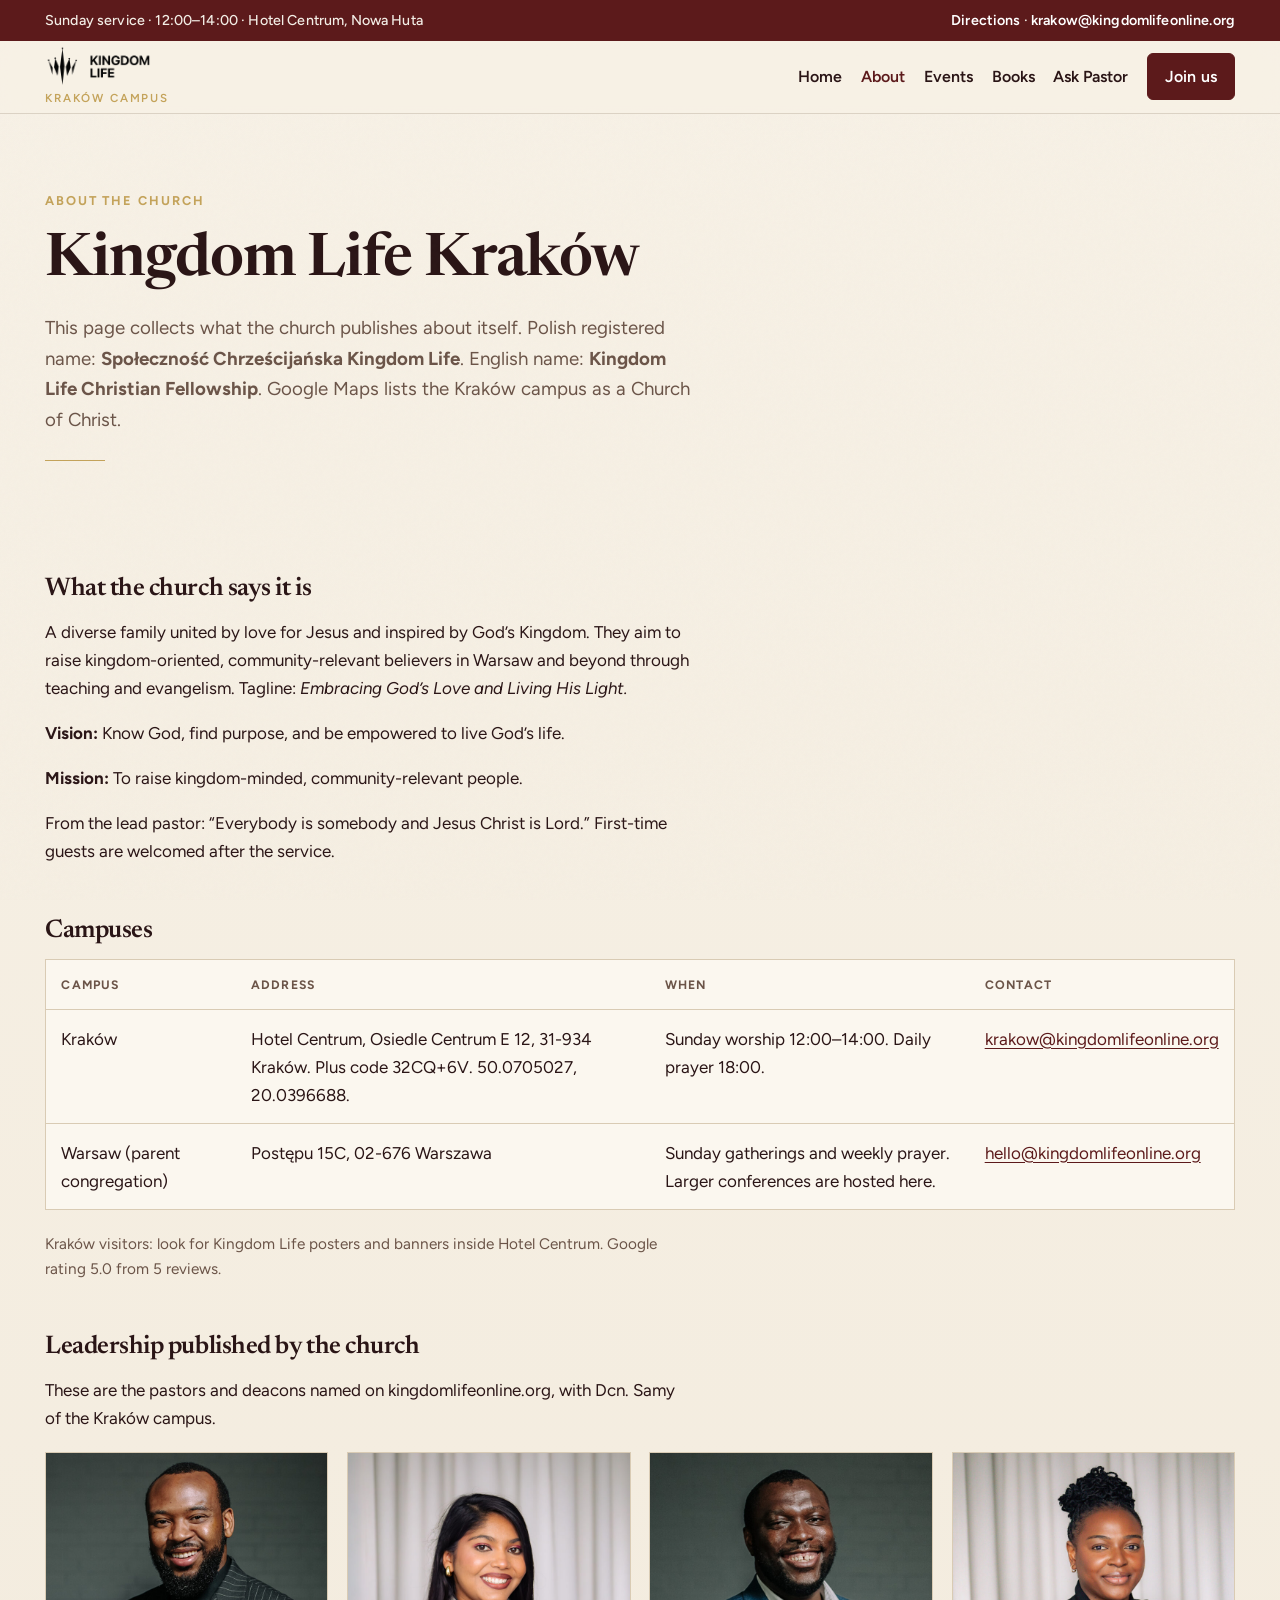
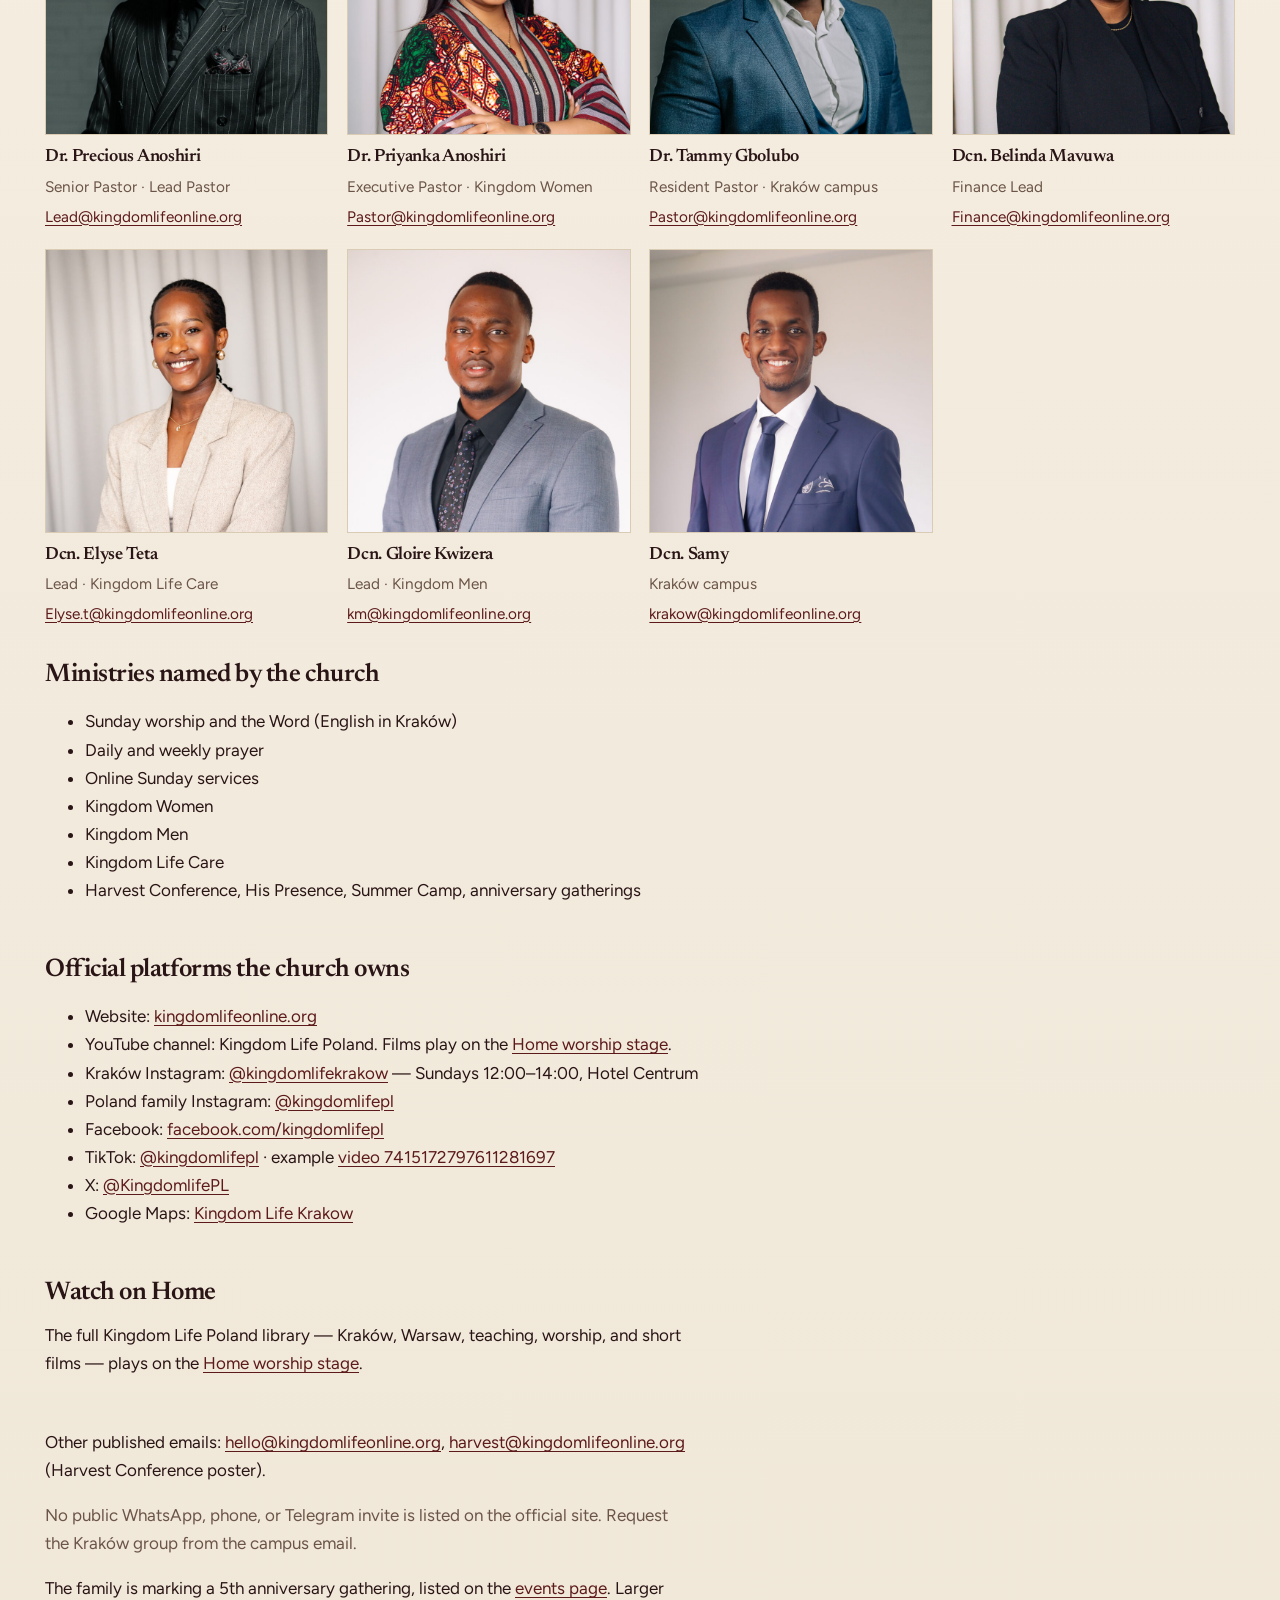
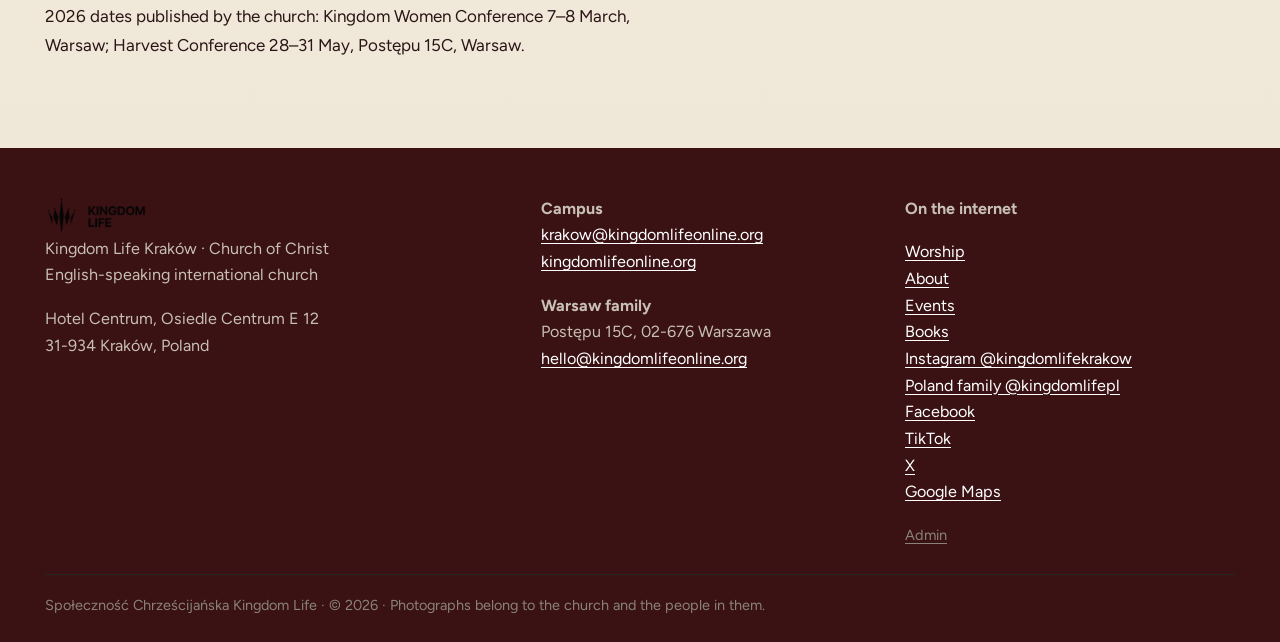
<file: about.html>
<!DOCTYPE html>
<html lang="en">
<head>
  <meta charset="utf-8">
  <meta name="viewport" content="width=device-width, initial-scale=1">
  <title>About Kingdom Life Kraków | English International Church</title>
  <meta name="description" content="Pastors, addresses, Sunday times, ministries, and official pages for Kingdom Life Kraków and Kingdom Life Christian Fellowship.">
  <link rel="canonical" href="https://arnold-rg.github.io/kingdom-life-krakow/about.html">
  <meta name="theme-color" content="#F7F1E6">
  <meta property="og:type" content="website">
  <meta property="og:title" content="About Kingdom Life Kraków">
  <meta property="og:description" content="Pastors, addresses, Sunday times, and ministries of the English-speaking church in Kraków.">
  <meta property="og:url" content="https://arnold-rg.github.io/kingdom-life-krakow/about.html">
  <meta property="og:image" content="https://arnold-rg.github.io/kingdom-life-krakow/assets/pl-raised-hands.jpg">
  <meta property="og:locale" content="en_GB">
  <meta name="twitter:card" content="summary_large_image">
  <meta name="twitter:title" content="About Kingdom Life Kraków">
  <meta name="twitter:description" content="Pastors, addresses, Sunday times, and ministries of the English-speaking church in Kraków.">
  <meta name="twitter:image" content="https://arnold-rg.github.io/kingdom-life-krakow/assets/pl-raised-hands.jpg">
  <link rel="icon" href="assets/favicon.png" type="image/png">
  <link rel="apple-touch-icon" href="assets/favicon.png">
  <link rel="preconnect" href="https://fonts.googleapis.com">
  <link rel="preconnect" href="https://fonts.gstatic.com" crossorigin>
  <link href="https://fonts.googleapis.com/css2?family=Figtree:ital,wght@0,400;0,500;0,600;0,700;1,400&family=Newsreader:ital,opsz,wght@0,6..72,500;0,6..72,600;0,6..72,700;1,6..72,500&display=swap" rel="stylesheet">
  <link rel="stylesheet" href="css/site.css">
  <script>
  document.documentElement.classList.add("js");
</script>
</head>
<body>
  <a class="skip" href="#main">Skip to content</a>
  <div class="topbar"><div class="wrap"><span>Sunday service · 12:00–14:00 · Hotel Centrum, Nowa Huta</span><span><a href="https://www.google.com/maps/dir/?api=1&amp;destination=50.0705027,20.0396688">Directions</a> · <a href="mailto:krakow@kingdomlifeonline.org">krakow@kingdomlifeonline.org</a></span></div></div>
  <header class="site-header">
    <div class="wrap nav-row">
      <a class="logo" href="index.html"><img src="assets/logo-black.png" alt="Kingdom Life" width="1024" height="377"><span class="logo-campus">Kraków campus</span></a>
      <div class="nav-end">
        <span class="nav-here">About</span>
        <button class="menu-btn" type="button" aria-expanded="false" aria-controls="site-nav"><span class="menu-label">Menu</span></button>
        <nav id="site-nav" class="nav-links" aria-label="Main">
          <a href="index.html">Home</a>
          <a href="about.html" aria-current="page">About</a>
          <a href="events.html">Events</a>
          <a href="books.html">Books</a>
          <a href="pastor.html">Ask Pastor</a>
          <a class="nav-join" href="join.html">Join us</a>
        </nav>
      </div>
    </div>
  </header>
  <header class="page-mast">
    <div class="wrap">
      <p class="kicker">About the church</p>
      <h1>Kingdom Life Kraków</h1>
      <p class="lede">This page collects what the church publishes about itself. Polish registered name: <strong>Społeczność Chrześcijańska Kingdom Life</strong>. English name: <strong>Kingdom Life Christian Fellowship</strong>. Google Maps lists the Kraków campus as a Church of Christ.</p>
    </div>
  </header>
  <main id="main" class="section">
    <div class="wrap">
      <h2>What the church says it is</h2>
      <p>A diverse family united by love for Jesus and inspired by God’s Kingdom. They aim to raise kingdom-oriented, community-relevant believers in Warsaw and beyond through teaching and evangelism. Tagline: <em>Embracing God’s Love and Living His Light.</em></p>
      <p><strong>Vision:</strong> Know God, find purpose, and be empowered to live God’s life.</p>
      <p><strong>Mission:</strong> To raise kingdom-minded, community-relevant people.</p>
      <p>From the lead pastor: “Everybody is somebody and Jesus Christ is Lord.” First-time guests are welcomed after the service.</p>

      <h2 class="section-gap">Campuses</h2>
      <p class="small muted table-hint">On a small screen, slide the table sideways.</p>
      <div class="table-scroll" tabindex="0" role="region" aria-label="Campuses">
        <table class="meetings">
          <thead><tr><th scope="col">Campus</th><th scope="col">Address</th><th scope="col">When</th><th scope="col">Contact</th></tr></thead>
          <tbody>
            <tr>
              <td>Kraków</td>
              <td>Hotel Centrum, Osiedle Centrum E 12, 31-934 Kraków. Plus code 32CQ+6V. 50.0705027, 20.0396688.</td>
              <td>Sunday worship 12:00–14:00. Daily prayer 18:00.</td>
              <td><a href="mailto:krakow@kingdomlifeonline.org">krakow@kingdomlifeonline.org</a></td>
            </tr>
            <tr>
              <td>Warsaw (parent congregation)</td>
              <td>Postępu 15C, 02-676 Warszawa</td>
              <td>Sunday gatherings and weekly prayer. Larger conferences are hosted here.</td>
              <td><a href="mailto:hello@kingdomlifeonline.org">hello@kingdomlifeonline.org</a></td>
            </tr>
          </tbody>
        </table>
      </div>
      <p class="small muted">Kraków visitors: look for Kingdom Life posters and banners inside Hotel Centrum. Google rating 5.0 from 5 reviews.</p>

      <h2 class="section-gap">Leadership published by the church</h2>
      <p>These are the pastors and deacons named on kingdomlifeonline.org, with Dcn. Samy of the Kraków campus.</p>
      <div class="team-roster">
        <article class="team-card">
          <div class="team-photo"><img src="assets/pastor-precious.jpg" alt="Dr. Precious Anoshiri" width="768" height="768"></div>
          <h3>Dr. Precious Anoshiri</h3>
          <p class="team-role">Senior Pastor · Lead Pastor</p>
          <p class="team-mail"><a href="mailto:Lead@kingdomlifeonline.org">Lead@kingdomlifeonline.org</a></p>
        </article>
        <article class="team-card">
          <div class="team-photo"><img src="assets/pastor-priyanka.jpg" alt="Dr. Priyanka Anoshiri" width="768" height="768"></div>
          <h3>Dr. Priyanka Anoshiri</h3>
          <p class="team-role">Executive Pastor · Kingdom Women</p>
          <p class="team-mail"><a href="mailto:Pastor@kingdomlifeonline.org">Pastor@kingdomlifeonline.org</a></p>
        </article>
        <article class="team-card">
          <div class="team-photo"><img src="assets/pastor-tammy.jpg" alt="Dr. Tammy Gbolubo" width="768" height="768"></div>
          <h3>Dr. Tammy Gbolubo</h3>
          <p class="team-role">Resident Pastor · Kraków campus</p>
          <p class="team-mail"><a href="mailto:Pastor@kingdomlifeonline.org">Pastor@kingdomlifeonline.org</a></p>
        </article>
        <article class="team-card">
          <div class="team-photo"><img src="assets/dcn-belinda.jpg" alt="Dcn. Belinda Mavuwa" width="768" height="768"></div>
          <h3>Dcn. Belinda Mavuwa</h3>
          <p class="team-role">Finance Lead</p>
          <p class="team-mail"><a href="mailto:Finance@kingdomlifeonline.org">Finance@kingdomlifeonline.org</a></p>
        </article>
        <article class="team-card">
          <div class="team-photo"><img src="assets/dcn-elyse.jpg" alt="Dcn. Elyse Teta" width="768" height="768"></div>
          <h3>Dcn. Elyse Teta</h3>
          <p class="team-role">Lead · Kingdom Life Care</p>
          <p class="team-mail"><a href="mailto:Elyse.t@kingdomlifeonline.org">Elyse.t@kingdomlifeonline.org</a></p>
        </article>
        <article class="team-card">
          <div class="team-photo"><img src="assets/dcn-gloire.jpg" alt="Dcn. Gloire Kwizera" width="768" height="768"></div>
          <h3>Dcn. Gloire Kwizera</h3>
          <p class="team-role">Lead · Kingdom Men</p>
          <p class="team-mail"><a href="mailto:km@kingdomlifeonline.org">km@kingdomlifeonline.org</a></p>
        </article>
        <article class="team-card">
          <div class="team-photo"><img src="assets/dcn-samy.jpg" alt="Dcn. Samy" width="768" height="768"></div>
          <h3>Dcn. Samy</h3>
          <p class="team-role">Kraków campus</p>
          <p class="team-mail"><a href="mailto:krakow@kingdomlifeonline.org">krakow@kingdomlifeonline.org</a></p>
        </article>
      </div>

      <h2>Ministries named by the church</h2>
      <ul>
        <li>Sunday worship and the Word (English in Kraków)</li>
        <li>Daily and weekly prayer</li>
        <li>Online Sunday services</li>
        <li>Kingdom Women</li>
        <li>Kingdom Men</li>
        <li>Kingdom Life Care</li>
        <li>Harvest Conference, His Presence, Summer Camp, anniversary gatherings</li>
      </ul>

      <h2 class="section-gap">Official platforms the church owns</h2>
      <ul>
        <li>Website: <a href="https://kingdomlifeonline.org/">kingdomlifeonline.org</a></li>
        <li>YouTube channel: Kingdom Life Poland. Films play on the <a href="index.html#worship">Home worship stage</a>.</li>
        <li>Kraków Instagram: <a href="https://www.instagram.com/kingdomlifekrakow/">@kingdomlifekrakow</a> — Sundays 12:00–14:00, Hotel Centrum</li>
        <li>Poland family Instagram: <a href="https://www.instagram.com/kingdomlifepl/">@kingdomlifepl</a></li>
        <li>Facebook: <a href="https://www.facebook.com/kingdomlifepl">facebook.com/kingdomlifepl</a></li>
        <li>TikTok: <a href="https://www.tiktok.com/@kingdomlifepl">@kingdomlifepl</a> · example <a href="https://www.tiktok.com/@kingdomlifepl/video/7415172797611281697">video 7415172797611281697</a></li>
        <li>X: <a href="https://twitter.com/KingdomlifePL">@KingdomlifePL</a></li>
        <li>Google Maps: <a href="https://www.google.com/maps/place/Kingdom+Life+Krakow/@50.0705027,20.0396688,17z">Kingdom Life Krakow</a></li>
      </ul>

      <h2 class="section-gap">Watch on Home</h2>
      <p>The full Kingdom Life Poland library — Kraków, Warsaw, teaching, worship, and short films — plays on the <a href="index.html#worship">Home worship stage</a>.</p>

      <p class="section-gap">Other published emails: <a href="mailto:hello@kingdomlifeonline.org">hello@kingdomlifeonline.org</a>, <a href="mailto:harvest@kingdomlifeonline.org">harvest@kingdomlifeonline.org</a> (Harvest Conference poster).</p>
      <p class="muted">No public WhatsApp, phone, or Telegram invite is listed on the official site. Request the Kraków group from the campus email.</p>
      <p>The family is marking a 5th anniversary gathering, listed on the <a href="events.html">events page</a>. Larger 2026 dates published by the church: Kingdom Women Conference 7–8 March, Warsaw; Harvest Conference 28–31 May, Postępu 15C, Warsaw.</p>
    </div>
  </main>
        <footer class="site-footer">
    <div class="wrap foot-grid">
      <div>
        <a class="logo" href="index.html"><img src="assets/logo-black.png" alt="Kingdom Life" width="1024" height="377"></a>
        <p>Kingdom Life Kraków · Church of Christ<br>English-speaking international church</p>
        <address>Hotel Centrum, Osiedle Centrum E 12<br>31-934 Kraków, Poland</address>
      </div>
      <div>
        <p><strong>Campus</strong><br>
        <a href="mailto:krakow@kingdomlifeonline.org">krakow@kingdomlifeonline.org</a><br>
        <a href="https://kingdomlifeonline.org/">kingdomlifeonline.org</a></p>
        <p><strong>Warsaw family</strong><br>Postępu 15C, 02-676 Warszawa<br><a href="mailto:hello@kingdomlifeonline.org">hello@kingdomlifeonline.org</a></p>
      </div>
      <div>
        <p><strong>On the internet</strong></p>
        <p>
          <a href="index.html#worship">Worship</a><br>
          <a href="about.html">About</a><br>
          <a href="events.html">Events</a><br>
          <a href="books.html">Books</a><br>
          <a href="https://www.instagram.com/kingdomlifekrakow/">Instagram @kingdomlifekrakow</a><br>
          <a href="https://www.instagram.com/kingdomlifepl/">Poland family @kingdomlifepl</a><br>
          <a href="https://www.facebook.com/kingdomlifepl">Facebook</a><br>
          <a href="https://www.tiktok.com/@kingdomlifepl">TikTok</a><br>
          <a href="https://twitter.com/KingdomlifePL">X</a><br>
          <a href="https://www.google.com/maps/place/Kingdom+Life+Krakow/@50.0705027,20.0396688,17z">Google Maps</a>
        </p>
        <p class="foot-quiet"><a href="admin.html">Admin</a></p>
      </div>
    </div>
    <div class="wrap legal">Społeczność Chrześcijańska Kingdom Life · © <span data-year></span> · Photographs belong to the church and the people in them.</div>
  </footer>
  <script src="js/site.js"></script>
  <script type="module" src="js/scroll-motion.js"></script>
    <nav class="dock" aria-label="Main">
    <a class="dock-item" href="index.html">Home</a>
    <a class="dock-item" href="about.html" aria-current="page">About</a>
    <a class="dock-item" href="events.html">Events</a>
    <a class="dock-item" href="books.html">Books</a>
    <a class="dock-item" href="pastor.html">Ask Pastor</a>
    <a class="dock-item dock-join" href="join.html">Join us</a>
  </nav>
</body>
</html>
</file>
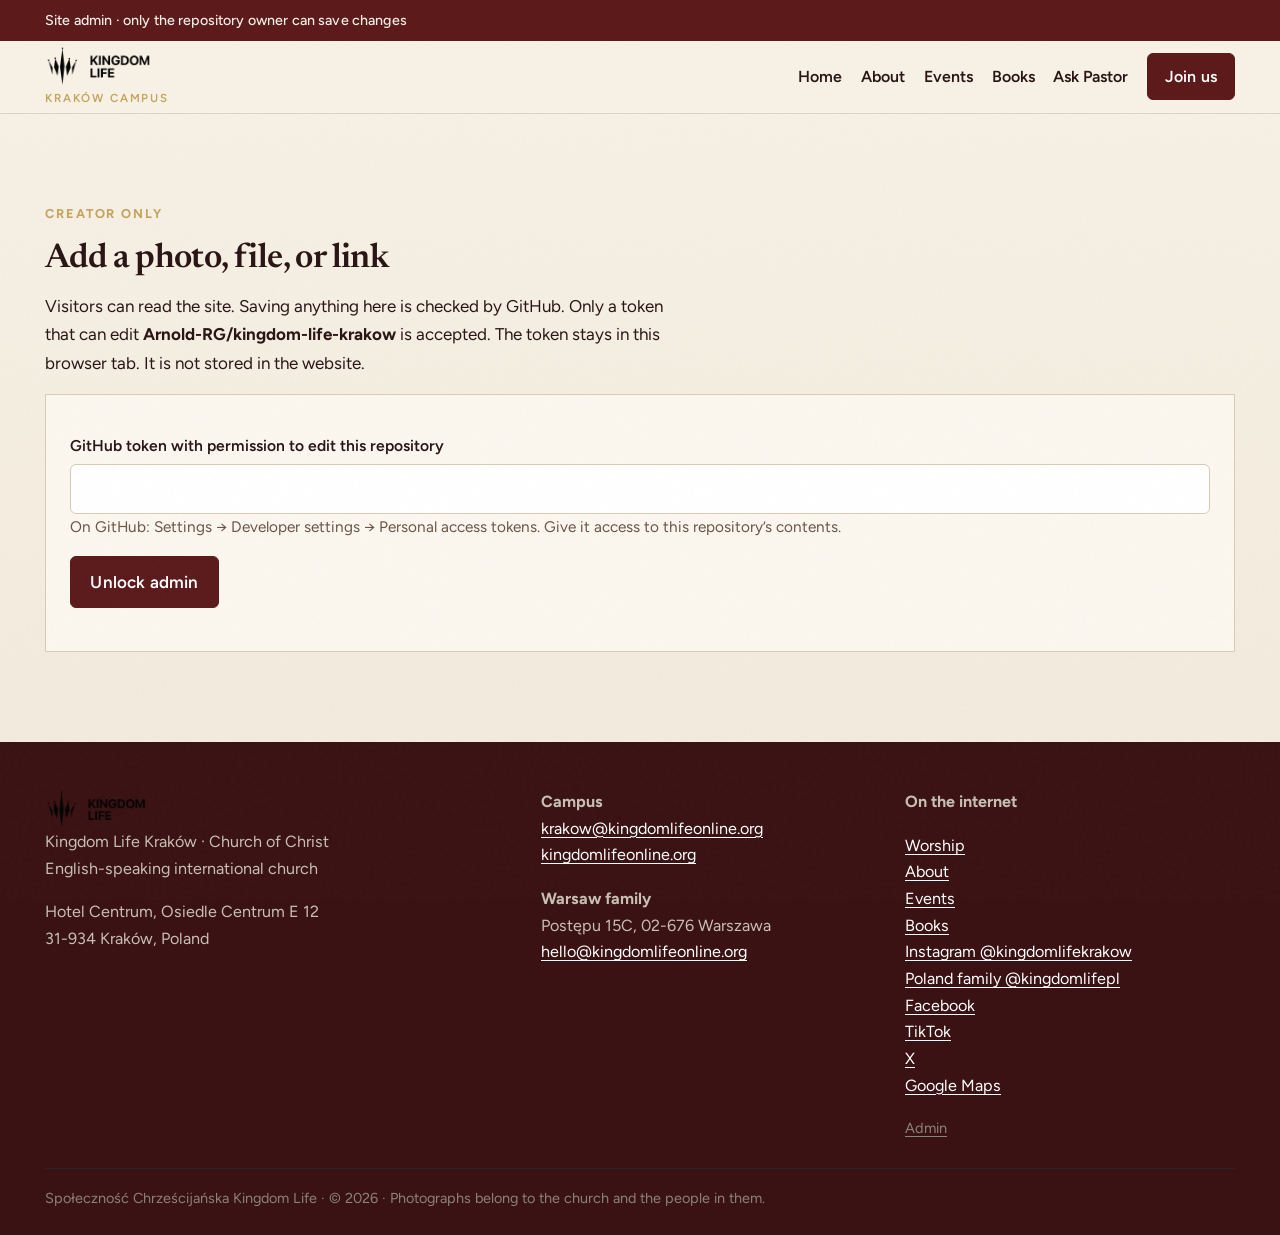
<file: admin.html>
<!DOCTYPE html>
<html lang="en">
<head>
  <meta charset="utf-8">
  <meta name="viewport" content="width=device-width, initial-scale=1">
  <title>Site admin | Kingdom Life Kraków</title>
  <meta name="robots" content="noindex">
  <meta name="theme-color" content="#F7F1E6">
  <link rel="icon" href="assets/favicon.png" type="image/png">
  <link rel="preconnect" href="https://fonts.googleapis.com">
  <link rel="preconnect" href="https://fonts.gstatic.com" crossorigin>
  <link href="https://fonts.googleapis.com/css2?family=Figtree:ital,wght@0,400;0,500;0,600;0,700;1,400&family=Newsreader:ital,opsz,wght@0,6..72,500;0,6..72,600;0,6..72,700;1,6..72,500&display=swap" rel="stylesheet">
  <link rel="stylesheet" href="css/site.css">
  <script>
  document.documentElement.classList.add("js");
</script>
</head>
<body>
  <a class="skip" href="#main">Skip to content</a>
  <div class="topbar"><div class="wrap">Site admin · only the repository owner can save changes</div></div>
  <header class="site-header">
    <div class="wrap nav-row">
      <a class="logo" href="index.html">
        <img src="assets/logo-black.png" alt="Kingdom Life" width="1024" height="377">
        <span class="logo-campus">Kraków campus</span>
      </a>
      <div class="nav-end">
        <span class="nav-here">Admin</span>
        <button class="menu-btn" type="button" aria-expanded="false" aria-controls="site-nav"><span class="menu-label">Menu</span></button>
        <nav id="site-nav" class="nav-links" aria-label="Main">
          <a href="index.html">Home</a>
          <a href="about.html">About</a>
          <a href="events.html">Events</a>
          <a href="books.html">Books</a>
          <a href="pastor.html">Ask Pastor</a>
          <a class="nav-join" href="join.html">Join us</a>
        </nav>
      </div>
    </div>
  </header>
  <main id="main" class="section">
    <div class="wrap">
    <p class="kicker">Creator only</p>
    <h1>Add a photo, file, or link</h1>
    <p>Visitors can read the site. Saving anything here is checked by GitHub. Only a token that can edit <strong>Arnold-RG/kingdom-life-krakow</strong> is accepted. The token stays in this browser tab. It is not stored in the website.</p>

    <form id="gate" class="card">
      <label for="token">GitHub token with permission to edit this repository</label>
      <input id="token" type="password" autocomplete="off" required>
      <p class="small muted">On GitHub: Settings → Developer settings → Personal access tokens. Give it access to this repository’s contents.</p>
      <p><button class="btn" type="submit">Unlock admin</button></p>
      <p id="gate-msg" class="small" role="status"></p>
    </form>

    <div id="tools" hidden>
      <p id="who" class="small muted"></p>
      <div class="grid-2">
        <form id="photo-form" class="card">
          <h2>Photo</h2>
          <label for="photo">Image file</label>
          <input id="photo" type="file" accept="image/*" required>
          <label for="photo-cap">Caption</label>
          <input id="photo-cap" required placeholder="Who is in the photo">
          <p><button class="btn" type="submit">Add to the gallery</button></p>
        </form>
        <form id="link-form" class="card">
          <h2>Link</h2>
          <label for="link-label">Label</label>
          <input id="link-label" required>
          <label for="link-url">Web address</label>
          <input id="link-url" type="url" required placeholder="https://">
          <p><button class="btn" type="submit">Add the link</button></p>
        </form>
        <form id="file-form" class="card">
          <h2>File</h2>
          <label for="file">File</label>
          <input id="file" type="file" required>
          <label for="file-label">Label</label>
          <input id="file-label" required>
          <p><button class="btn" type="submit">Add the file</button></p>
        </form>
      </div>
      <p id="save-msg" class="small" role="status"></p>
    </div>
    </div>
  </main>
  <script src="js/site.js"></script>
  <script type="module" src="js/scroll-motion.js"></script>
  <script>
    var REPO = "Arnold-RG/kingdom-life-krakow";
    var token = "";

    function api(path, options) {
      options = options || {};
      options.headers = options.headers || {};
      options.headers.Authorization = "Bearer " + token;
      options.headers.Accept = "application/vnd.github+json";
      return fetch("https://api.github.com" + path, options).then(function (response) {
        return response.json().then(function (body) {
          if (!response.ok) throw new Error(body.message || "GitHub refused the request");
          return body;
        });
      });
    }

    function safeName(name) {
      return String(name || "file").replace(/[^a-zA-Z0-9._-]+/g, "-").replace(/^-+|-+$/g, "").slice(0, 80) || "file";
    }

    function readFile(file) {
      return new Promise(function (resolve, reject) {
        var reader = new FileReader();
        reader.onload = function () {
          var text = String(reader.result || "");
          var comma = text.indexOf(",");
          resolve(comma >= 0 ? text.slice(comma + 1) : text);
        };
        reader.onerror = function () { reject(new Error("Could not read the file")); };
        reader.readAsDataURL(file);
      });
    }

    function loadAdditions() {
      return api("/repos/" + REPO + "/contents/content/additions.json?ref=main").then(function (file) {
        var binary = atob(file.content.replace(/\n/g, ""));
        var bytes = new Uint8Array(binary.length);
        for (var i = 0; i < binary.length; i++) bytes[i] = binary.charCodeAt(i);
        var json = JSON.parse(new TextDecoder().decode(bytes));
        json.images = json.images || [];
        json.links = json.links || [];
        json.files = json.files || [];
        return { data: json, sha: file.sha };
      });
    }

    function saveAdditions(record, message) {
      return api("/repos/" + REPO + "/contents/content/additions.json", {
        method: "PUT",
        body: JSON.stringify({
          message: message,
          content: btoa(unescape(encodeURIComponent(JSON.stringify(record.data, null, 2) + "\n"))),
          sha: record.sha,
          branch: "main"
        })
      });
    }

    function putFile(path, base64, message) {
      return api("/repos/" + REPO + "/contents/" + path, {
        method: "PUT",
        body: JSON.stringify({
          message: message,
          content: base64,
          branch: "main"
        })
      });
    }

    document.getElementById("gate").addEventListener("submit", function (event) {
      event.preventDefault();
      token = document.getElementById("token").value.trim();
      document.getElementById("token").value = "";
      var msg = document.getElementById("gate-msg");
      msg.textContent = "Checking permission…";
      api("/repos/" + REPO).then(function (repo) {
        if (!repo.permissions || !repo.permissions.push) {
          throw new Error("This token cannot edit the repository.");
        }
        return api("/user");
      }).then(function (user) {
        document.getElementById("tools").hidden = false;
        document.getElementById("who").textContent = "Signed in as " + user.login + ". GitHub confirmed this account can edit the site.";
        msg.textContent = "";
      }).catch(function (error) {
        token = "";
        msg.textContent = error.message;
      });
    });

    document.getElementById("photo-form").addEventListener("submit", function (event) {
      event.preventDefault();
      var input = document.getElementById("photo");
      var file = input.files[0];
      var caption = document.getElementById("photo-cap").value.trim();
      var status = document.getElementById("save-msg");
      if (!file || file.size > 4000000) {
        status.textContent = "Choose an image under 4 MB.";
        return;
      }
      status.textContent = "Saving the photo…";
      var path = "assets/uploads/" + Date.now() + "-" + safeName(file.name);
      readFile(file).then(function (base64) {
        return putFile(path, base64, "Add gallery photo from site admin").then(function () {
          return loadAdditions();
        }).then(function (record) {
          record.data.images.push({ src: path, caption: caption });
          return saveAdditions(record, "List the new gallery photo");
        });
      }).then(function () {
        status.textContent = "The photo is saved. It appears in the gallery after GitHub Pages refreshes.";
        event.target.reset();
      }).catch(function (error) {
        status.textContent = error.message;
      });
    });

    document.getElementById("link-form").addEventListener("submit", function (event) {
      event.preventDefault();
      var status = document.getElementById("save-msg");
      status.textContent = "Saving the link…";
      loadAdditions().then(function (record) {
        record.data.links.push({
          label: document.getElementById("link-label").value.trim(),
          url: document.getElementById("link-url").value.trim()
        });
        return saveAdditions(record, "Add a link from site admin");
      }).then(function () {
        status.textContent = "The link is saved. It appears under the gallery after GitHub Pages refreshes.";
        event.target.reset();
      }).catch(function (error) {
        status.textContent = error.message;
      });
    });

    document.getElementById("file-form").addEventListener("submit", function (event) {
      event.preventDefault();
      var input = document.getElementById("file");
      var file = input.files[0];
      var status = document.getElementById("save-msg");
      if (!file || file.size > 4000000) {
        status.textContent = "Choose a file under 4 MB.";
        return;
      }
      status.textContent = "Saving the file…";
      var path = "assets/uploads/" + Date.now() + "-" + safeName(file.name);
      readFile(file).then(function (base64) {
        return putFile(path, base64, "Add a file from site admin").then(function () {
          return loadAdditions();
        }).then(function (record) {
          record.data.files.push({
            label: document.getElementById("file-label").value.trim(),
            url: path
          });
          return saveAdditions(record, "List the new file");
        });
      }).then(function () {
        status.textContent = "The file is saved. It appears under the gallery after GitHub Pages refreshes.";
        event.target.reset();
      }).catch(function (error) {
        status.textContent = error.message;
      });
    });
  </script>

    <nav class="dock" aria-label="Main">
    <a class="dock-item" href="index.html">Home</a>
    <a class="dock-item" href="about.html">About</a>
    <a class="dock-item" href="events.html">Events</a>
    <a class="dock-item" href="books.html">Books</a>
    <a class="dock-item" href="pastor.html">Ask Pastor</a>
    <a class="dock-item dock-join" href="join.html">Join us</a>
  </nav>

      <footer class="site-footer">
    <div class="wrap foot-grid">
      <div>
        <a class="logo" href="index.html"><img src="assets/logo-black.png" alt="Kingdom Life" width="1024" height="377"></a>
        <p>Kingdom Life Kraków · Church of Christ<br>English-speaking international church</p>
        <address>Hotel Centrum, Osiedle Centrum E 12<br>31-934 Kraków, Poland</address>
      </div>
      <div>
        <p><strong>Campus</strong><br>
        <a href="mailto:krakow@kingdomlifeonline.org">krakow@kingdomlifeonline.org</a><br>
        <a href="https://kingdomlifeonline.org/">kingdomlifeonline.org</a></p>
        <p><strong>Warsaw family</strong><br>Postępu 15C, 02-676 Warszawa<br><a href="mailto:hello@kingdomlifeonline.org">hello@kingdomlifeonline.org</a></p>
      </div>
      <div>
        <p><strong>On the internet</strong></p>
        <p>
          <a href="index.html#worship">Worship</a><br>
          <a href="about.html">About</a><br>
          <a href="events.html">Events</a><br>
          <a href="books.html">Books</a><br>
          <a href="https://www.instagram.com/kingdomlifekrakow/">Instagram @kingdomlifekrakow</a><br>
          <a href="https://www.instagram.com/kingdomlifepl/">Poland family @kingdomlifepl</a><br>
          <a href="https://www.facebook.com/kingdomlifepl">Facebook</a><br>
          <a href="https://www.tiktok.com/@kingdomlifepl">TikTok</a><br>
          <a href="https://twitter.com/KingdomlifePL">X</a><br>
          <a href="https://www.google.com/maps/place/Kingdom+Life+Krakow/@50.0705027,20.0396688,17z">Google Maps</a>
        </p>
        <p class="foot-quiet"><a href="admin.html">Admin</a></p>
      </div>
    </div>
    <div class="wrap legal">Społeczność Chrześcijańska Kingdom Life · © <span data-year></span> · Photographs belong to the church and the people in them.</div>
  </footer>
</body>
</html>
</file>
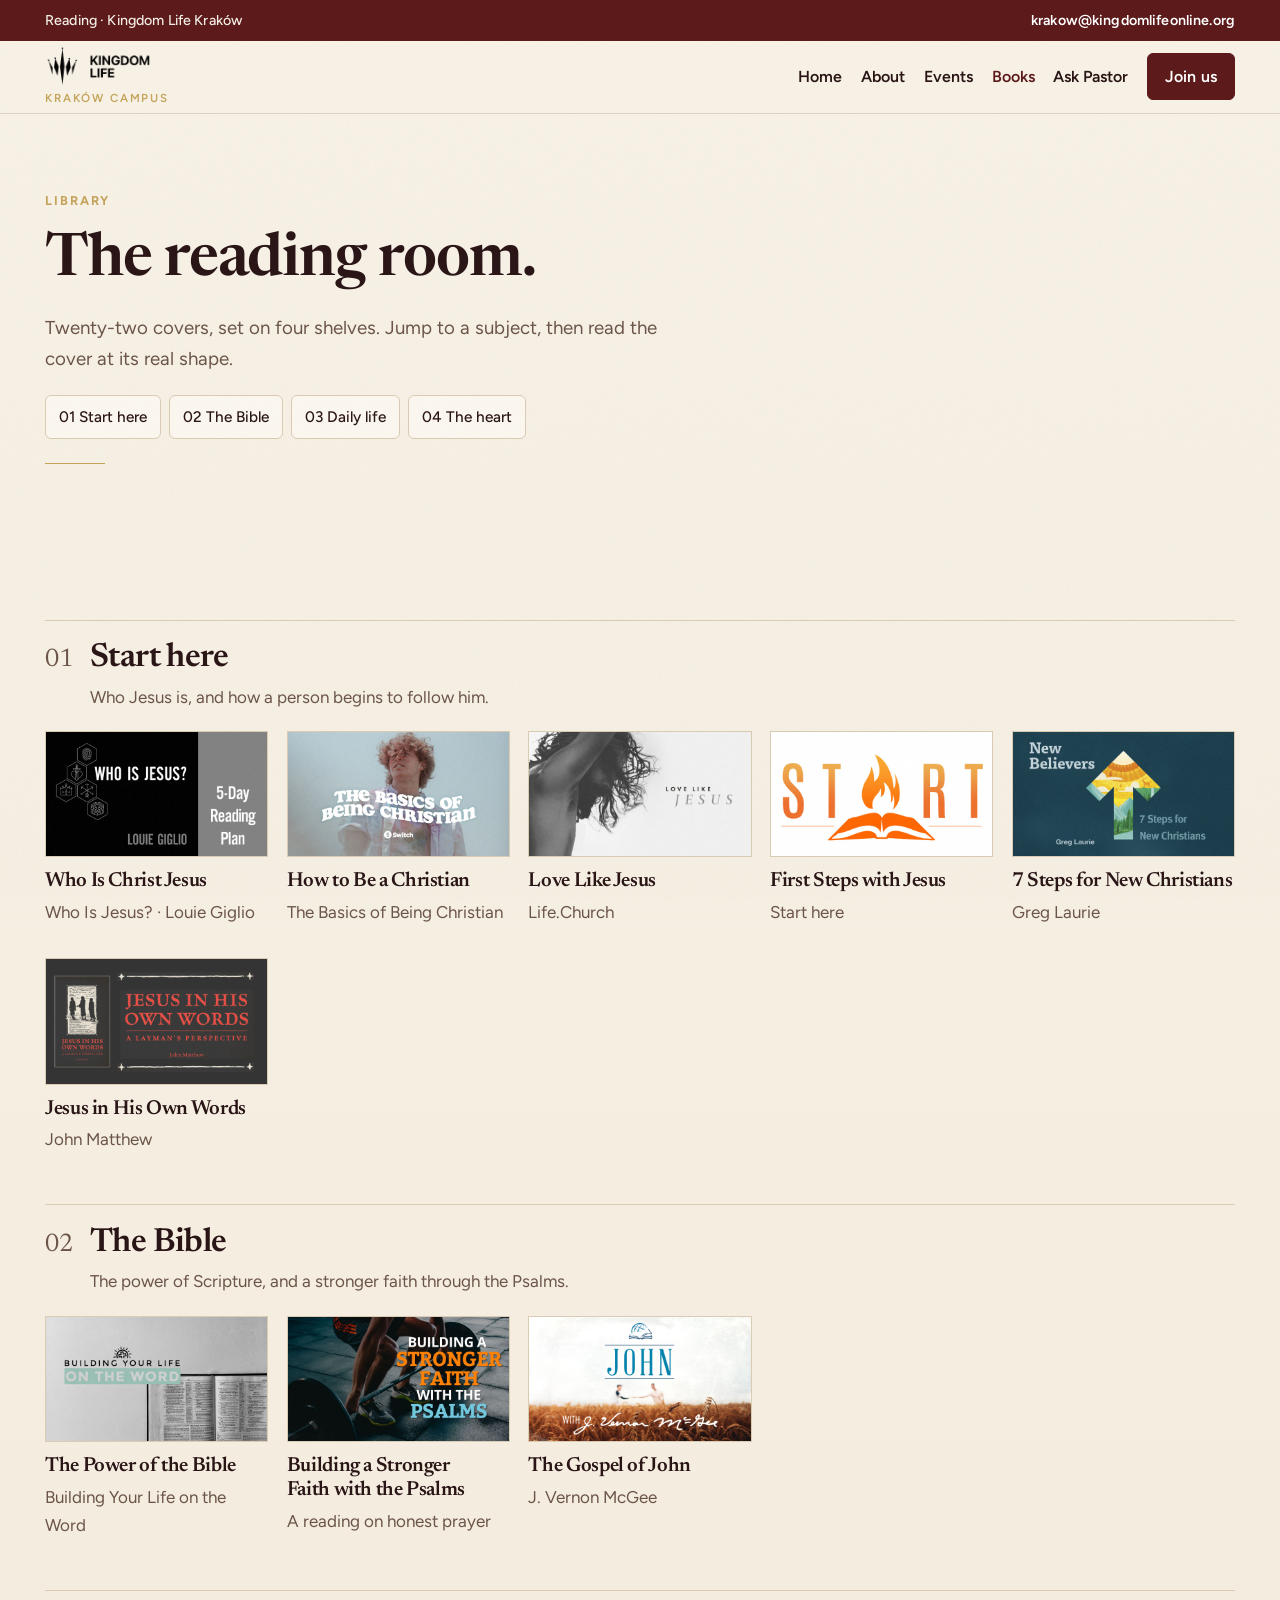
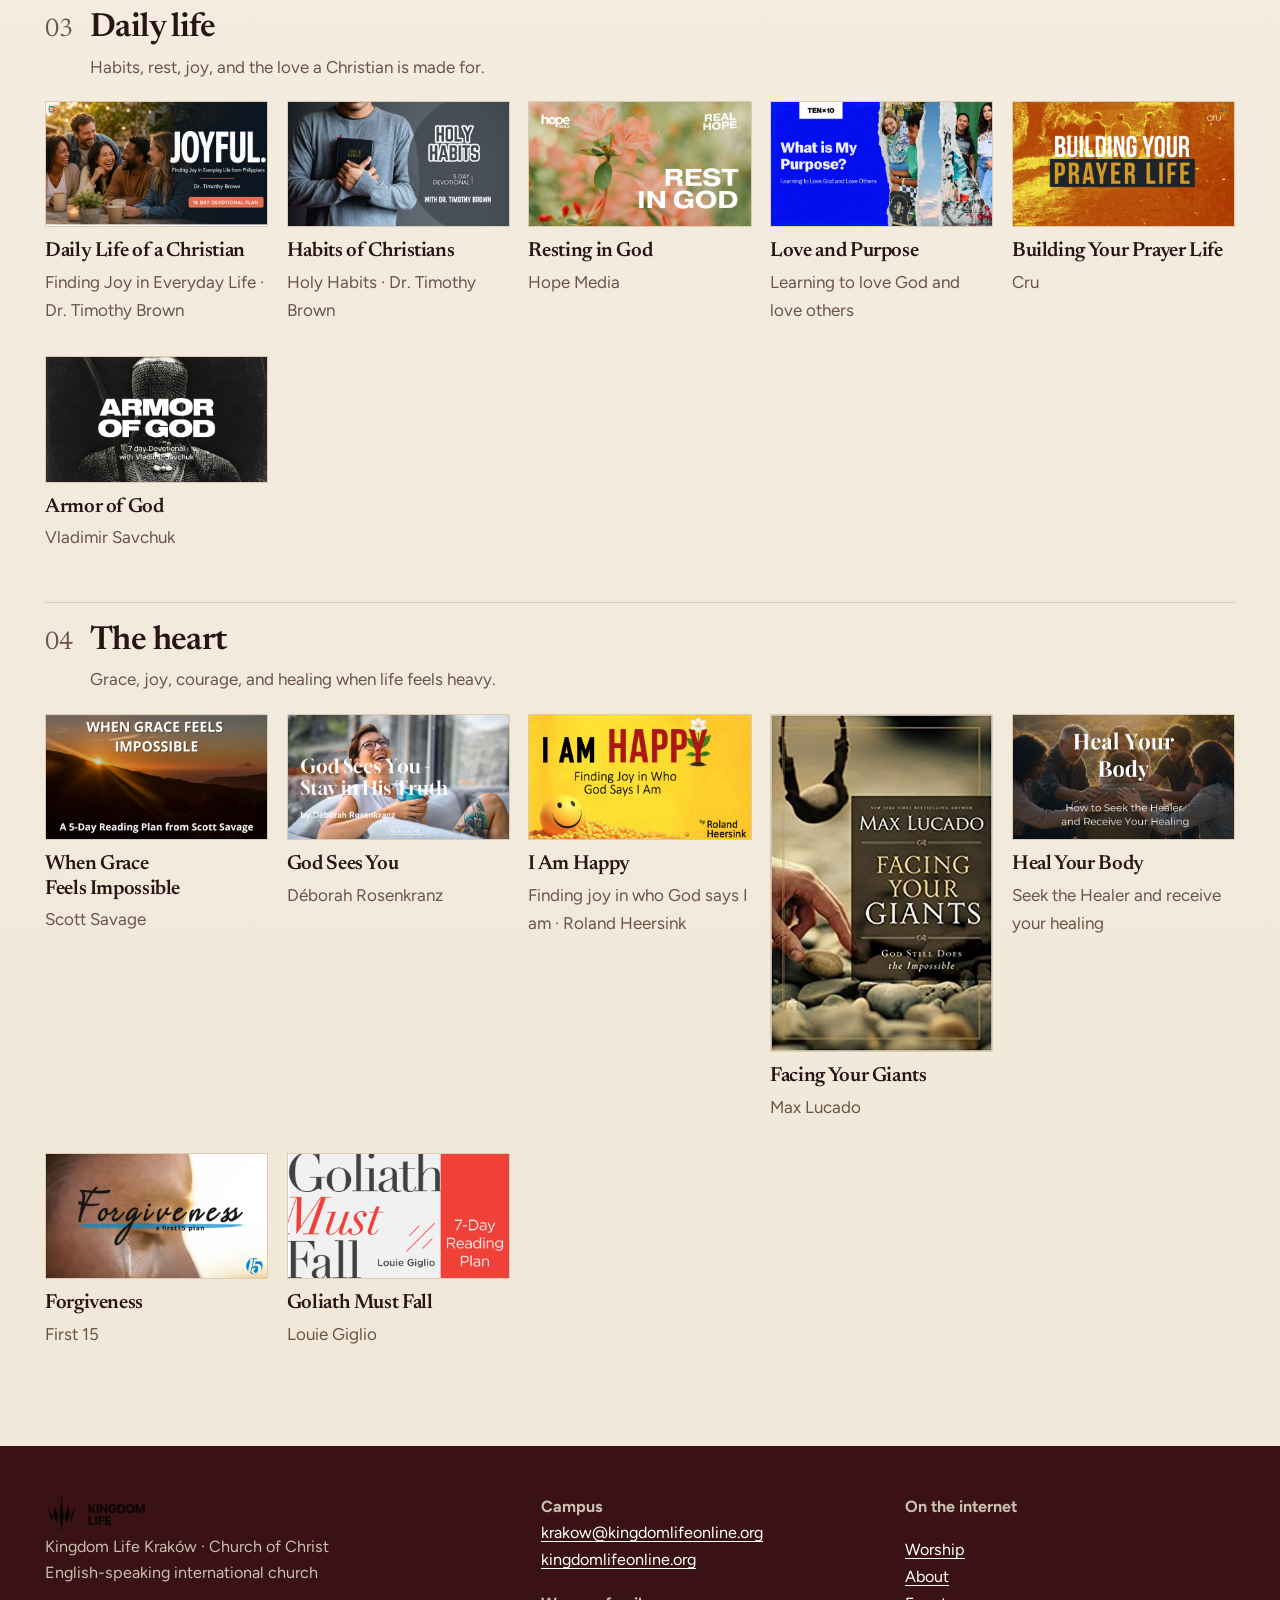
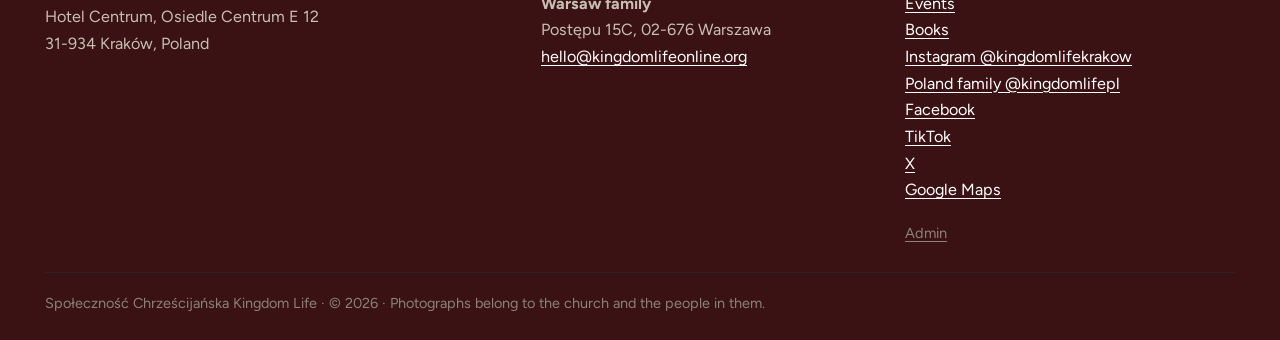
<file: books.html>
<!DOCTYPE html>
<html lang="en">
<head>
  <meta charset="utf-8">
  <meta name="viewport" content="width=device-width, initial-scale=1">
  <title>Reading Room | Kingdom Life Kraków</title>
  <meta name="description" content="Christian readings for Kingdom Life Kraków on Jesus, the Bible, daily life, and the heart. Each cover is shown whole.">
  <link rel="canonical" href="https://arnold-rg.github.io/kingdom-life-krakow/books.html">
  <meta name="theme-color" content="#F7F1E6">
  <meta property="og:type" content="website">
  <meta property="og:title" content="Reading room | Kingdom Life Kraków">
  <meta property="og:description" content="Twenty-two Christian readings, shown at their real cover shape.">
  <meta property="og:url" content="https://arnold-rg.github.io/kingdom-life-krakow/books.html">
  <meta property="og:image" content="https://arnold-rg.github.io/kingdom-life-krakow/assets/pl-raised-hands.jpg">
  <meta property="og:locale" content="en_GB">
  <meta name="twitter:card" content="summary_large_image">
  <meta name="twitter:title" content="Reading room | Kingdom Life Kraków">
  <meta name="twitter:description" content="Twenty-two Christian readings, shown at their real cover shape.">
  <meta name="twitter:image" content="https://arnold-rg.github.io/kingdom-life-krakow/assets/pl-raised-hands.jpg">
  <link rel="icon" href="assets/favicon.png" type="image/png">
  <link rel="apple-touch-icon" href="assets/favicon.png">
  <link rel="preconnect" href="https://fonts.googleapis.com">
  <link rel="preconnect" href="https://fonts.gstatic.com" crossorigin>
  <link href="https://fonts.googleapis.com/css2?family=Figtree:ital,wght@0,400;0,500;0,600;0,700;1,400&family=Newsreader:ital,opsz,wght@0,6..72,500;0,6..72,600;0,6..72,700;1,6..72,500&display=swap" rel="stylesheet">
  <link rel="stylesheet" href="css/site.css">
  <script>
  document.documentElement.classList.add("js");
</script>
</head>
<body>
  <a class="skip" href="#main">Skip to content</a>
  <div class="topbar"><div class="wrap"><span>Reading · Kingdom Life Kraków</span><span><a href="mailto:krakow@kingdomlifeonline.org">krakow@kingdomlifeonline.org</a></span></div></div>
  <header class="site-header">
    <div class="wrap nav-row">
      <a class="logo" href="index.html"><img src="assets/logo-black.png" alt="Kingdom Life" width="1024" height="377"><span class="logo-campus">Kraków campus</span></a>
      <div class="nav-end">
        <span class="nav-here">Books</span>
        <button class="menu-btn" type="button" aria-expanded="false" aria-controls="site-nav"><span class="menu-label">Menu</span></button>
        <nav id="site-nav" class="nav-links" aria-label="Main">
          <a href="index.html">Home</a>
          <a href="about.html">About</a>
          <a href="events.html">Events</a>
          <a href="books.html" aria-current="page">Books</a>
          <a href="pastor.html">Ask Pastor</a>
          <a class="nav-join" href="join.html">Join us</a>
        </nav>
      </div>
    </div>
  </header>
  <header class="page-mast">
    <div class="wrap">
      <p class="kicker">Library</p>
      <h1>The reading room.</h1>
      <p class="lede">Twenty-two covers, set on four shelves. Jump to a subject, then read the cover at its real shape.</p>
      <nav class="library-index" aria-label="Library shelves">
        <a href="#start">01 Start here</a>
        <a href="#scripture">02 The Bible</a>
        <a href="#daily">03 Daily life</a>
        <a href="#heart">04 The heart</a>
      </nav>
    </div>
  </header>
  <main id="main" class="section">
    <div class="wrap">
      <section class="shelf" id="start">
        <header class="shelf-head">
          <p class="shelf-num">01</p>
          <div>
            <h2>Start here</h2>
            <p>Who Jesus is, and how a person begins to follow him.</p>
          </div>
        </header>
        <div class="cover-grid">
          <figure><img src="assets/books/who-is-jesus.jpg" alt="Cover of Who Is Jesus by Louie Giglio" width="1280" height="720"><figcaption><h3>Who Is Christ Jesus</h3><p>Who Is Jesus? · Louie Giglio</p></figcaption></figure>
          <figure><img src="assets/books/how-to-be-christian.jpg" alt="Cover of The Basics of Being Christian" width="1280" height="720"><figcaption><h3>How to Be a Christian</h3><p>The Basics of Being Christian</p></figcaption></figure>
          <figure><img src="assets/books/love-like-jesus.jpg" alt="Cover of Love Like Jesus" width="1280" height="720"><figcaption><h3>Love Like Jesus</h3><p>Life.Church</p></figcaption></figure>
          <figure><img src="assets/books/first-steps.jpg" alt="Cover of Start Here, First Steps with Jesus" width="1280" height="720"><figcaption><h3>First Steps with Jesus</h3><p>Start here</p></figcaption></figure>
          <figure><img src="assets/books/new-believers.jpg" alt="Cover of New Believers: 7 Steps for New Christians by Greg Laurie" width="1280" height="720"><figcaption><h3>7 Steps for New Christians</h3><p>Greg Laurie</p></figcaption></figure>
          <figure><img src="assets/books/jesus-words.jpg" alt="Cover of Jesus in His Own Words by John Matthew" width="1280" height="720"><figcaption><h3>Jesus in His Own Words</h3><p>John Matthew</p></figcaption></figure>
        </div>
      </section>
      <section class="shelf" id="scripture">
        <header class="shelf-head">
          <p class="shelf-num">02</p>
          <div>
            <h2>The Bible</h2>
            <p>The power of Scripture, and a stronger faith through the Psalms.</p>
          </div>
        </header>
        <div class="cover-grid">
          <figure><img src="assets/books/power-of-bible.jpg" alt="Cover of Building Your Life on the Word" width="1280" height="720"><figcaption><h3>The Power of the Bible</h3><p>Building Your Life on the Word</p></figcaption></figure>
          <figure><img src="assets/books/psalms-faith.jpg" alt="Cover of Building a Stronger Faith with the Psalms" width="1280" height="720"><figcaption><h3>Building a Stronger Faith with the Psalms</h3><p>A reading on honest prayer</p></figcaption></figure>
          <figure><img src="assets/books/gospel-john.jpg" alt="Cover of the Gospel of John with J. Vernon McGee" width="1280" height="720"><figcaption><h3>The Gospel of John</h3><p>J. Vernon McGee</p></figcaption></figure>
        </div>
      </section>
      <section class="shelf" id="daily">
        <header class="shelf-head">
          <p class="shelf-num">03</p>
          <div>
            <h2>Daily life</h2>
            <p>Habits, rest, joy, and the love a Christian is made for.</p>
          </div>
        </header>
        <div class="cover-grid">
          <figure><img src="assets/books/daily-life.jpg" alt="Cover of Finding Joy in Everyday Life from Philippians" width="1280" height="720"><figcaption><h3>Daily Life of a Christian</h3><p>Finding Joy in Everyday Life · Dr. Timothy Brown</p></figcaption></figure>
          <figure><img src="assets/books/christian-habits.jpg" alt="Cover of Holy Habits" width="1280" height="720"><figcaption><h3>Habits of Christians</h3><p>Holy Habits · Dr. Timothy Brown</p></figcaption></figure>
          <figure><img src="assets/books/rest-in-god.jpg" alt="Cover of Resting in God" width="1280" height="720"><figcaption><h3>Resting in God</h3><p>Hope Media</p></figcaption></figure>
          <figure><img src="assets/books/love-purpose.jpg" alt="Cover of What Is My Purpose? Learning to Love God and Love Others" width="1280" height="720"><figcaption><h3>Love and Purpose</h3><p>Learning to love God and love others</p></figcaption></figure>
          <figure><img src="assets/books/prayer-life.jpg" alt="Cover of Building Your Prayer Life" width="1280" height="720"><figcaption><h3>Building Your Prayer Life</h3><p>Cru</p></figcaption></figure>
          <figure><img src="assets/books/armor-of-god.jpg" alt="Cover of Armor of God with Vladimir Savchuk" width="1280" height="720"><figcaption><h3>Armor of God</h3><p>Vladimir Savchuk</p></figcaption></figure>
        </div>
      </section>
      <section class="shelf" id="heart">
        <header class="shelf-head">
          <p class="shelf-num">04</p>
          <div>
            <h2>The heart</h2>
            <p>Grace, joy, courage, and healing when life feels heavy.</p>
          </div>
        </header>
        <div class="cover-grid">
          <figure><img src="assets/books/when-grace.jpg" alt="Cover of When Grace Feels Impossible" width="1280" height="720"><figcaption><h3>When Grace Feels Impossible</h3><p>Scott Savage</p></figcaption></figure>
          <figure><img src="assets/books/god-sees-you.jpg" alt="Cover of God Sees You" width="1280" height="720"><figcaption><h3>God Sees You</h3><p>Déborah Rosenkranz</p></figcaption></figure>
          <figure><img src="assets/books/i-am-happy.jpg" alt="Cover of I Am Happy: Finding Joy in Who God Says I Am" width="1280" height="720"><figcaption><h3>I Am Happy</h3><p>Finding joy in who God says I am · Roland Heersink</p></figcaption></figure>
          <figure><img src="assets/books/facing-your-giants.jpg" alt="Cover of Facing Your Giants by Max Lucado" width="328" height="499"><figcaption><h3>Facing Your Giants</h3><p>Max Lucado</p></figcaption></figure>
          <figure><img src="assets/books/heal-body.jpg" alt="Cover of Heal Your Body" width="1280" height="720"><figcaption><h3>Heal Your Body</h3><p>Seek the Healer and receive your healing</p></figcaption></figure>
          <figure><img src="assets/books/forgiveness.jpg" alt="Cover of Forgiveness, a First 15 plan" width="1280" height="720"><figcaption><h3>Forgiveness</h3><p>First 15</p></figcaption></figure>
          <figure><img src="assets/books/goliath.jpg" alt="Cover of Goliath Must Fall by Louie Giglio" width="1280" height="720"><figcaption><h3>Goliath Must Fall</h3><p>Louie Giglio</p></figcaption></figure>
        </div>
      </section>
    </div>
  </main>
        <footer class="site-footer">
    <div class="wrap foot-grid">
      <div>
        <a class="logo" href="index.html"><img src="assets/logo-black.png" alt="Kingdom Life" width="1024" height="377"></a>
        <p>Kingdom Life Kraków · Church of Christ<br>English-speaking international church</p>
        <address>Hotel Centrum, Osiedle Centrum E 12<br>31-934 Kraków, Poland</address>
      </div>
      <div>
        <p><strong>Campus</strong><br>
        <a href="mailto:krakow@kingdomlifeonline.org">krakow@kingdomlifeonline.org</a><br>
        <a href="https://kingdomlifeonline.org/">kingdomlifeonline.org</a></p>
        <p><strong>Warsaw family</strong><br>Postępu 15C, 02-676 Warszawa<br><a href="mailto:hello@kingdomlifeonline.org">hello@kingdomlifeonline.org</a></p>
      </div>
      <div>
        <p><strong>On the internet</strong></p>
        <p>
          <a href="index.html#worship">Worship</a><br>
          <a href="about.html">About</a><br>
          <a href="events.html">Events</a><br>
          <a href="books.html">Books</a><br>
          <a href="https://www.instagram.com/kingdomlifekrakow/">Instagram @kingdomlifekrakow</a><br>
          <a href="https://www.instagram.com/kingdomlifepl/">Poland family @kingdomlifepl</a><br>
          <a href="https://www.facebook.com/kingdomlifepl">Facebook</a><br>
          <a href="https://www.tiktok.com/@kingdomlifepl">TikTok</a><br>
          <a href="https://twitter.com/KingdomlifePL">X</a><br>
          <a href="https://www.google.com/maps/place/Kingdom+Life+Krakow/@50.0705027,20.0396688,17z">Google Maps</a>
        </p>
        <p class="foot-quiet"><a href="admin.html">Admin</a></p>
      </div>
    </div>
    <div class="wrap legal">Społeczność Chrześcijańska Kingdom Life · © <span data-year></span> · Photographs belong to the church and the people in them.</div>
  </footer>
  <script src="js/site.js"></script>
  <script type="module" src="js/scroll-motion.js"></script>
    <nav class="dock" aria-label="Main">
    <a class="dock-item" href="index.html">Home</a>
    <a class="dock-item" href="about.html">About</a>
    <a class="dock-item" href="events.html">Events</a>
    <a class="dock-item" href="books.html" aria-current="page">Books</a>
    <a class="dock-item" href="pastor.html">Ask Pastor</a>
    <a class="dock-item dock-join" href="join.html">Join us</a>
  </nav>
</body>
</html>
</file>
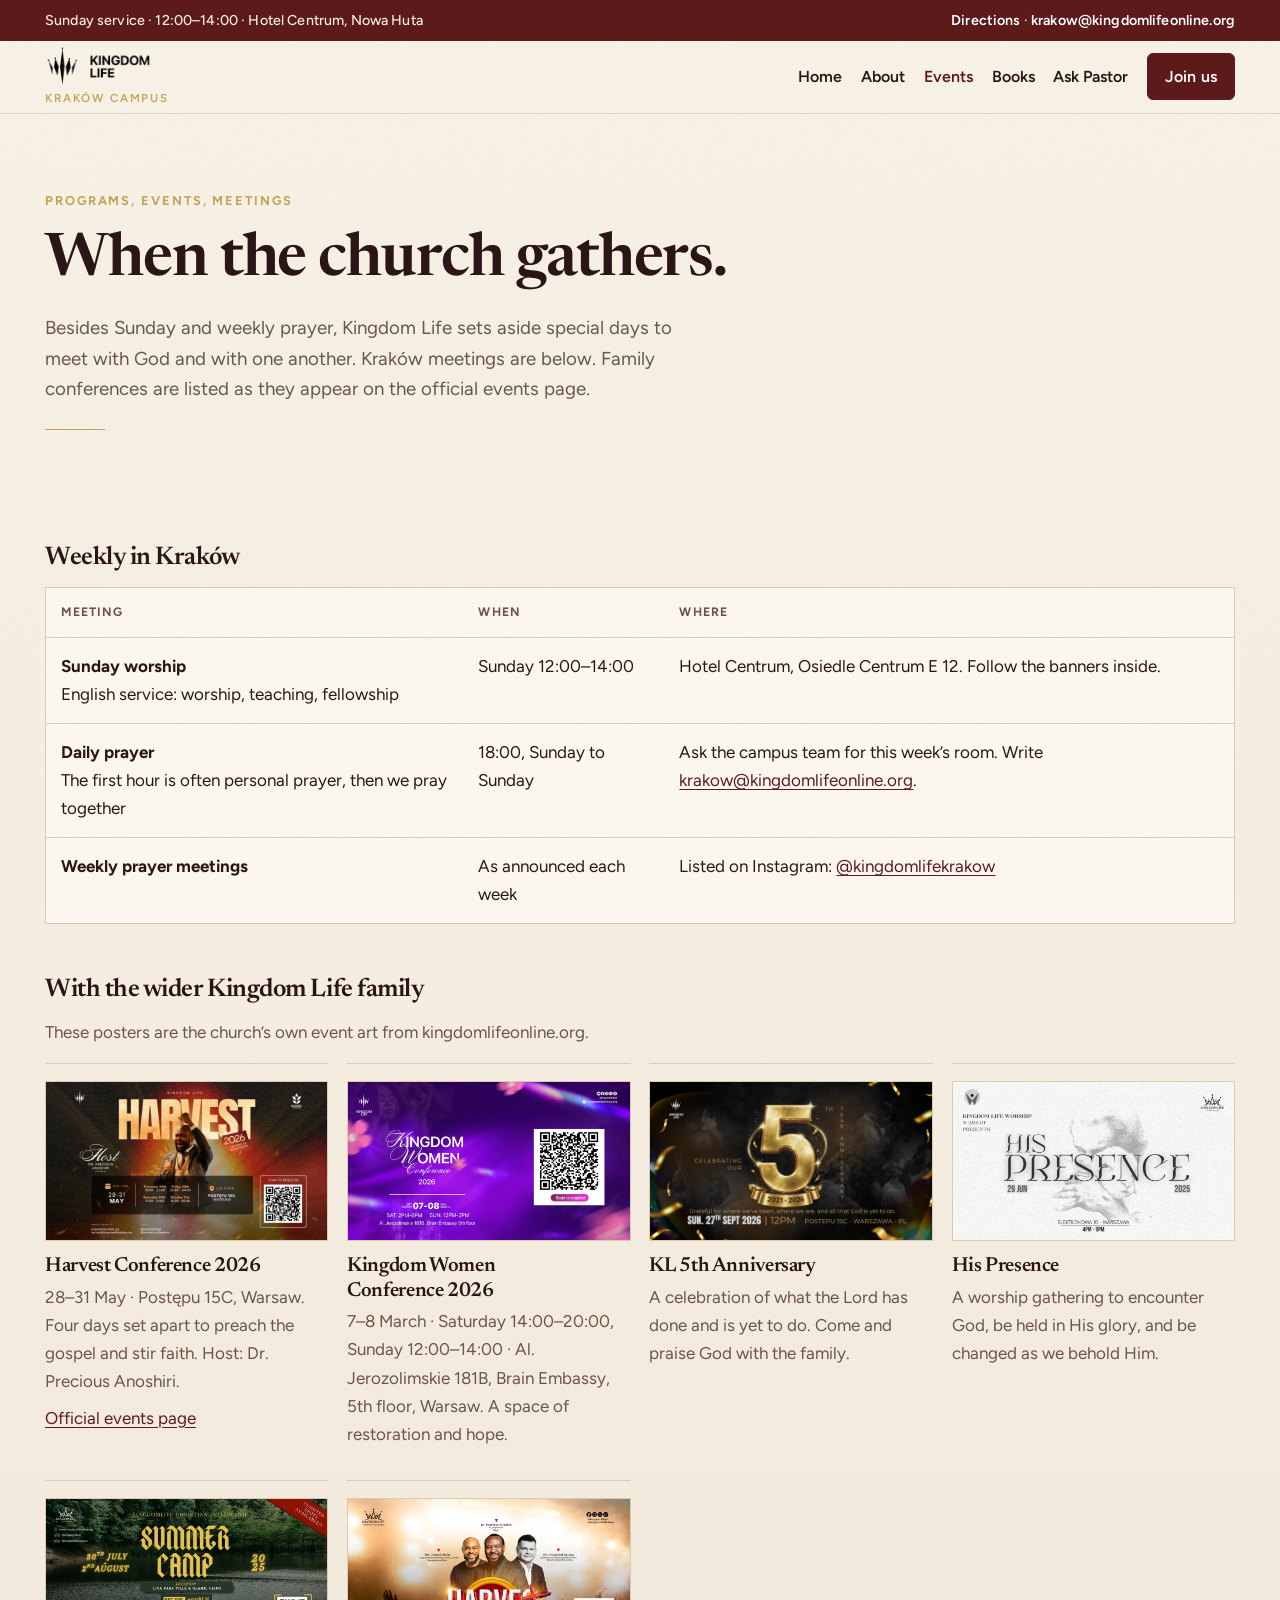
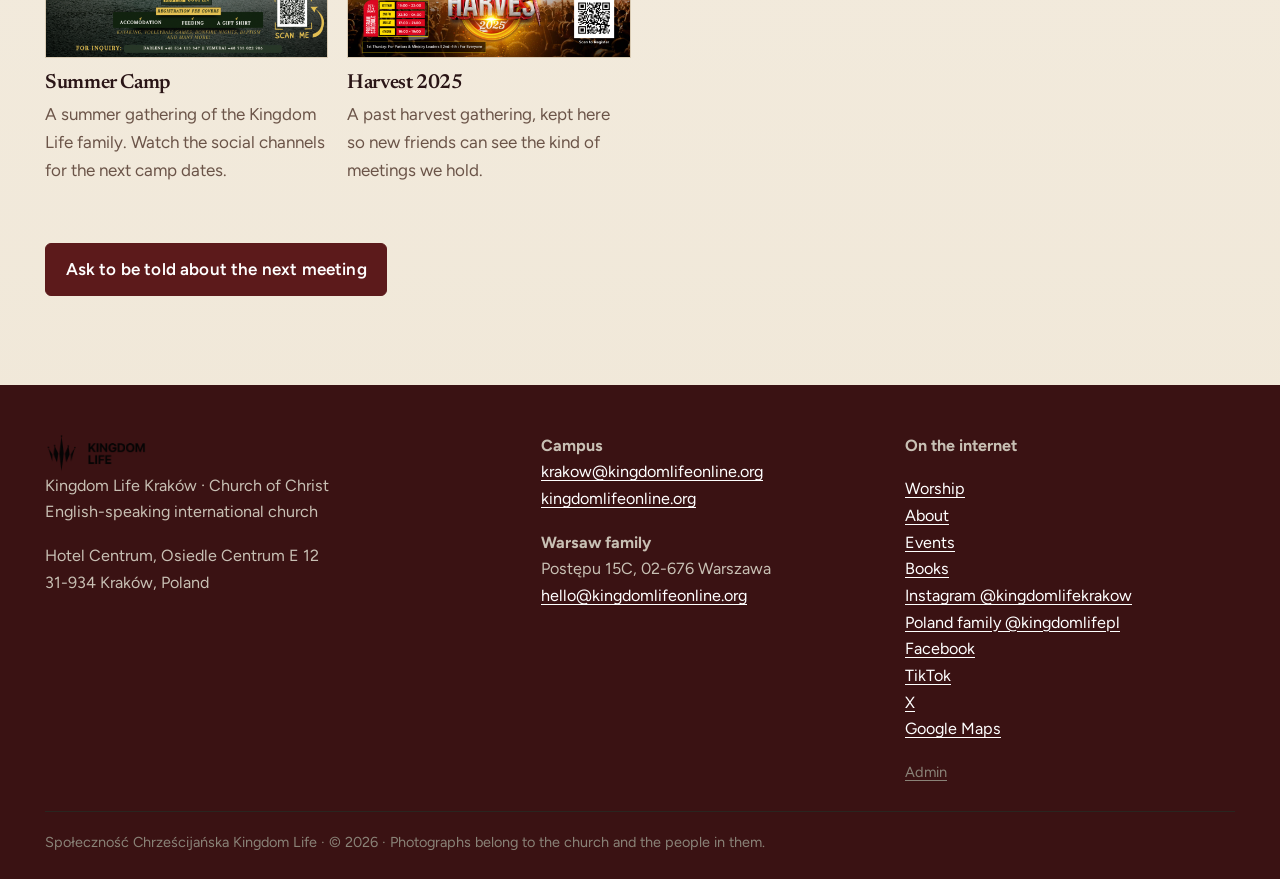
<file: events.html>
<!DOCTYPE html>
<html lang="en">
<head>
  <meta charset="utf-8">
  <meta name="viewport" content="width=device-width, initial-scale=1">
  <title>Church Events and Meetings in Kraków | Kingdom Life Kraków</title>
  <meta name="description" content="Sunday worship, daily prayer, and Kingdom Life events for the English-speaking church in Kraków. Hotel Centrum, Osiedle Centrum E 12.">
  <link rel="canonical" href="https://arnold-rg.github.io/kingdom-life-krakow/events.html">
  <meta name="theme-color" content="#F7F1E6">
  <meta property="og:type" content="website">
  <meta property="og:title" content="Events and meetings | Kingdom Life Kraków">
  <meta property="og:description" content="Sunday worship, daily prayer, and family conferences for the English-speaking church in Kraków.">
  <meta property="og:url" content="https://arnold-rg.github.io/kingdom-life-krakow/events.html">
  <meta property="og:image" content="https://arnold-rg.github.io/kingdom-life-krakow/assets/pl-raised-hands.jpg">
  <meta property="og:locale" content="en_GB">
  <meta name="twitter:card" content="summary_large_image">
  <meta name="twitter:title" content="Events and meetings | Kingdom Life Kraków">
  <meta name="twitter:description" content="Sunday worship, daily prayer, and family conferences for the English-speaking church in Kraków.">
  <meta name="twitter:image" content="https://arnold-rg.github.io/kingdom-life-krakow/assets/pl-raised-hands.jpg">
  <link rel="icon" href="assets/favicon.png" type="image/png">
  <link rel="apple-touch-icon" href="assets/favicon.png">
  <link rel="preconnect" href="https://fonts.googleapis.com">
  <link rel="preconnect" href="https://fonts.gstatic.com" crossorigin>
  <link href="https://fonts.googleapis.com/css2?family=Figtree:ital,wght@0,400;0,500;0,600;0,700;1,400&family=Newsreader:ital,opsz,wght@0,6..72,500;0,6..72,600;0,6..72,700;1,6..72,500&display=swap" rel="stylesheet">
  <link rel="stylesheet" href="css/site.css">
  <script>
  document.documentElement.classList.add("js");
</script>
</head>
<body>
  <a class="skip" href="#main">Skip to content</a>
  <div class="topbar"><div class="wrap"><span>Sunday service · 12:00–14:00 · Hotel Centrum, Nowa Huta</span><span><a href="https://www.google.com/maps/dir/?api=1&amp;destination=50.0705027,20.0396688">Directions</a> · <a href="mailto:krakow@kingdomlifeonline.org">krakow@kingdomlifeonline.org</a></span></div></div>
  <header class="site-header">
    <div class="wrap nav-row">
      <a class="logo" href="index.html"><img src="assets/logo-black.png" alt="Kingdom Life" width="1024" height="377"><span class="logo-campus">Kraków campus</span></a>
      <div class="nav-end">
        <span class="nav-here">Events</span>
        <button class="menu-btn" type="button" aria-expanded="false" aria-controls="site-nav"><span class="menu-label">Menu</span></button>
        <nav id="site-nav" class="nav-links" aria-label="Main">
          <a href="index.html">Home</a>
          <a href="about.html">About</a>
          <a href="events.html" aria-current="page">Events</a>
          <a href="books.html">Books</a>
          <a href="pastor.html">Ask Pastor</a>
          <a class="nav-join" href="join.html">Join us</a>
        </nav>
      </div>
    </div>
  </header>
  <header class="page-mast">
    <div class="wrap">
      <p class="kicker">Programs, events, meetings</p>
      <h1>When the church gathers.</h1>
      <p class="lede">Besides Sunday and weekly prayer, Kingdom Life sets aside special days to meet with God and with one another. Kraków meetings are below. Family conferences are listed as they appear on the official events page.</p>
    </div>
  </header>
  <main id="main" class="section">
    <div class="wrap">
      <h2>Weekly in Kraków</h2>
      <p class="small muted table-hint">On a small screen, slide the table sideways.</p>
      <div class="table-scroll" tabindex="0" role="region" aria-label="Weekly meetings">
        <table class="meetings">
          <thead><tr><th scope="col">Meeting</th><th scope="col">When</th><th scope="col">Where</th></tr></thead>
          <tbody>
            <tr>
              <td><strong>Sunday worship</strong><br>English service: worship, teaching, fellowship</td>
              <td>Sunday 12:00–14:00</td>
              <td>Hotel Centrum, Osiedle Centrum E 12. Follow the banners inside.</td>
            </tr>
            <tr>
              <td><strong>Daily prayer</strong><br>The first hour is often personal prayer, then we pray together</td>
              <td>18:00, Sunday to Sunday</td>
              <td>Ask the campus team for this week’s room. Write <a href="mailto:krakow@kingdomlifeonline.org">krakow@kingdomlifeonline.org</a>.</td>
            </tr>
            <tr>
              <td><strong>Weekly prayer meetings</strong></td>
              <td>As announced each week</td>
              <td>Listed on Instagram: <a href="https://www.instagram.com/kingdomlifekrakow/">@kingdomlifekrakow</a></td>
            </tr>
          </tbody>
        </table>
      </div>

      <h2 class="section-gap">With the wider Kingdom Life family</h2>
      <p class="muted">These posters are the church’s own event art from kingdomlifeonline.org.</p>
      <div class="grid-3">
        <article class="event-card">
          <img src="assets/event-harvest.png" alt="Harvest Conference 2026 poster, hosted by Dr. Precious Anoshiri" width="1536" height="864">
          <h3>Harvest Conference 2026</h3>
          <p>28–31 May · Postępu 15C, Warsaw. Four days set apart to preach the gospel and stir faith. Host: Dr. Precious Anoshiri.</p>
          <p><a href="https://kingdomlifeonline.org/events-page/">Official events page</a></p>
        </article>
        <article class="event-card">
          <img src="assets/event-women.png" alt="Kingdom Women Conference 2026 poster" width="1024" height="576">
          <h3>Kingdom Women Conference 2026</h3>
          <p>7–8 March · Saturday 14:00–20:00, Sunday 12:00–14:00 · Al. Jerozolimskie 181B, Brain Embassy, 5th floor, Warsaw. A space of restoration and hope.</p>
        </article>
        <article class="event-card">
          <img src="assets/event-anniversary.png" alt="Kingdom Life 5th anniversary banner" width="1280" height="720">
          <h3>KL 5th Anniversary</h3>
          <p>A celebration of what the Lord has done and is yet to do. Come and praise God with the family.</p>
        </article>
        <article class="event-card">
          <img src="assets/event-presence.png" alt="His Presence worship experience poster" width="1024" height="576">
          <h3>His Presence</h3>
          <p>A worship gathering to encounter God, be held in His glory, and be changed as we behold Him.</p>
        </article>
        <article class="event-card">
          <img src="assets/event-camp.png" alt="Summer Camp 2025 poster" width="1024" height="576">
          <h3>Summer Camp</h3>
          <p>A summer gathering of the Kingdom Life family. Watch the social channels for the next camp dates.</p>
        </article>
        <article class="event-card">
          <img src="assets/event-harvest-2025.jpg" alt="Harvest Conference 2025 banner" width="1024" height="576">
          <h3>Harvest 2025</h3>
          <p>A past harvest gathering, kept here so new friends can see the kind of meetings we hold.</p>
        </article>
      </div>
      <p class="actions section-gap"><a class="btn" href="join.html">Ask to be told about the next meeting</a></p>
    </div>
  </main>
        <footer class="site-footer">
    <div class="wrap foot-grid">
      <div>
        <a class="logo" href="index.html"><img src="assets/logo-black.png" alt="Kingdom Life" width="1024" height="377"></a>
        <p>Kingdom Life Kraków · Church of Christ<br>English-speaking international church</p>
        <address>Hotel Centrum, Osiedle Centrum E 12<br>31-934 Kraków, Poland</address>
      </div>
      <div>
        <p><strong>Campus</strong><br>
        <a href="mailto:krakow@kingdomlifeonline.org">krakow@kingdomlifeonline.org</a><br>
        <a href="https://kingdomlifeonline.org/">kingdomlifeonline.org</a></p>
        <p><strong>Warsaw family</strong><br>Postępu 15C, 02-676 Warszawa<br><a href="mailto:hello@kingdomlifeonline.org">hello@kingdomlifeonline.org</a></p>
      </div>
      <div>
        <p><strong>On the internet</strong></p>
        <p>
          <a href="index.html#worship">Worship</a><br>
          <a href="about.html">About</a><br>
          <a href="events.html">Events</a><br>
          <a href="books.html">Books</a><br>
          <a href="https://www.instagram.com/kingdomlifekrakow/">Instagram @kingdomlifekrakow</a><br>
          <a href="https://www.instagram.com/kingdomlifepl/">Poland family @kingdomlifepl</a><br>
          <a href="https://www.facebook.com/kingdomlifepl">Facebook</a><br>
          <a href="https://www.tiktok.com/@kingdomlifepl">TikTok</a><br>
          <a href="https://twitter.com/KingdomlifePL">X</a><br>
          <a href="https://www.google.com/maps/place/Kingdom+Life+Krakow/@50.0705027,20.0396688,17z">Google Maps</a>
        </p>
        <p class="foot-quiet"><a href="admin.html">Admin</a></p>
      </div>
    </div>
    <div class="wrap legal">Społeczność Chrześcijańska Kingdom Life · © <span data-year></span> · Photographs belong to the church and the people in them.</div>
  </footer>
  <script src="js/site.js"></script>
  <script type="module" src="js/scroll-motion.js"></script>
    <nav class="dock" aria-label="Main">
    <a class="dock-item" href="index.html">Home</a>
    <a class="dock-item" href="about.html">About</a>
    <a class="dock-item" href="events.html" aria-current="page">Events</a>
    <a class="dock-item" href="books.html">Books</a>
    <a class="dock-item" href="pastor.html">Ask Pastor</a>
    <a class="dock-item dock-join" href="join.html">Join us</a>
  </nav>
</body>
</html>
</file>
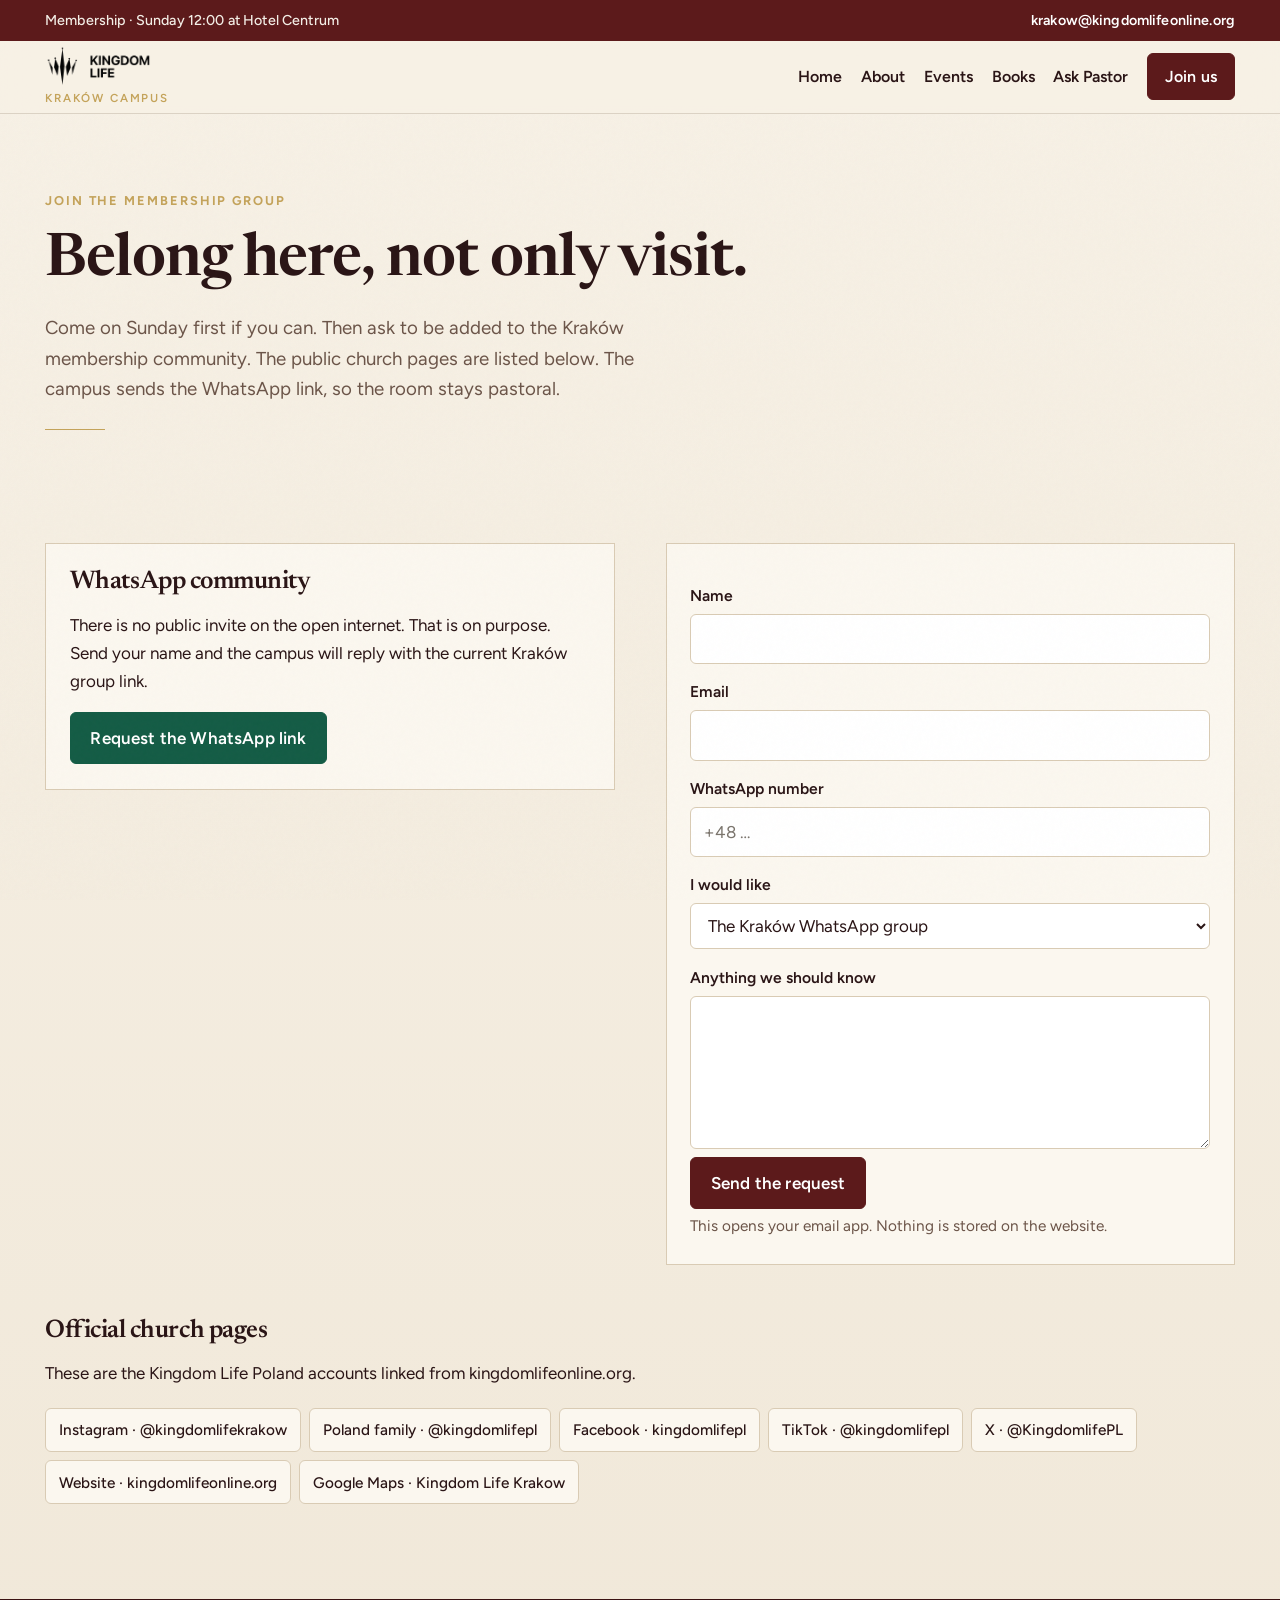
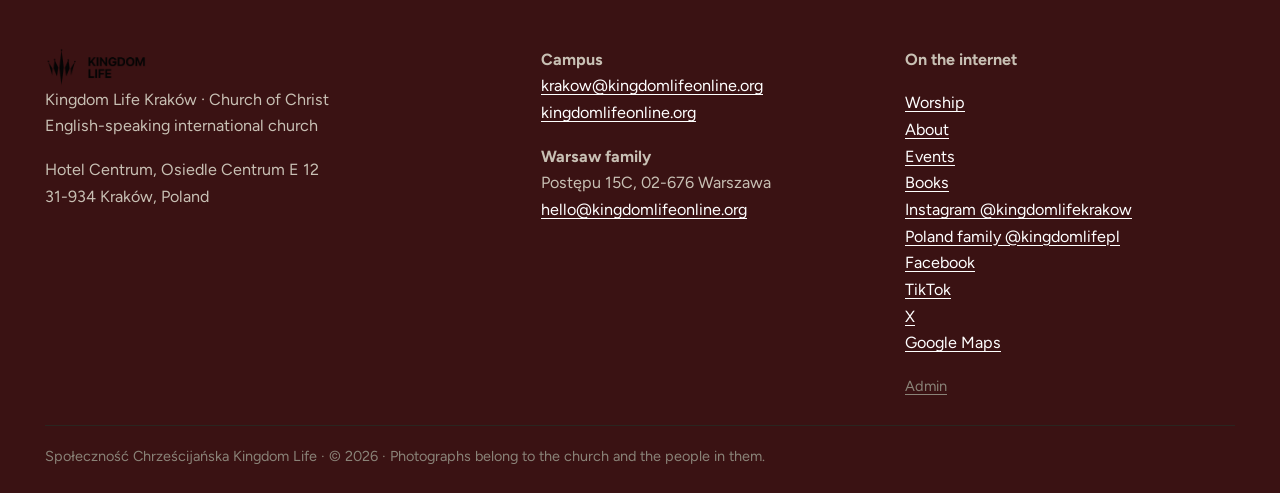
<file: join.html>
<!DOCTYPE html>
<html lang="en">
<head>
  <meta charset="utf-8">
  <meta name="viewport" content="width=device-width, initial-scale=1">
  <title>Join Kingdom Life Kraków</title>
  <meta name="description" content="Request membership and the Kraków WhatsApp group. Follow Kingdom Life on YouTube, Instagram, Facebook, TikTok, and Google Maps.">
  <link rel="canonical" href="https://arnold-rg.github.io/kingdom-life-krakow/join.html">
  <meta name="theme-color" content="#F7F1E6">
  <meta property="og:type" content="website">
  <meta property="og:title" content="Join Kingdom Life Kraków">
  <meta property="og:description" content="Ask the campus for the membership and WhatsApp community. Come on Sunday if you can.">
  <meta property="og:url" content="https://arnold-rg.github.io/kingdom-life-krakow/join.html">
  <meta property="og:image" content="https://arnold-rg.github.io/kingdom-life-krakow/assets/pl-raised-hands.jpg">
  <meta property="og:locale" content="en_GB">
  <meta name="twitter:card" content="summary_large_image">
  <meta name="twitter:title" content="Join Kingdom Life Kraków">
  <meta name="twitter:description" content="Ask the campus for the membership and WhatsApp community. Come on Sunday if you can.">
  <meta name="twitter:image" content="https://arnold-rg.github.io/kingdom-life-krakow/assets/pl-raised-hands.jpg">
  <link rel="icon" href="assets/favicon.png" type="image/png">
  <link rel="apple-touch-icon" href="assets/favicon.png">
  <link rel="preconnect" href="https://fonts.googleapis.com">
  <link rel="preconnect" href="https://fonts.gstatic.com" crossorigin>
  <link href="https://fonts.googleapis.com/css2?family=Figtree:ital,wght@0,400;0,500;0,600;0,700;1,400&family=Newsreader:ital,opsz,wght@0,6..72,500;0,6..72,600;0,6..72,700;1,6..72,500&display=swap" rel="stylesheet">
  <link rel="stylesheet" href="css/site.css">
  <script>
  document.documentElement.classList.add("js");
</script>
</head>
<body>
  <a class="skip" href="#main">Skip to content</a>
  <div class="topbar"><div class="wrap"><span>Membership · Sunday 12:00 at Hotel Centrum</span><span><a href="mailto:krakow@kingdomlifeonline.org">krakow@kingdomlifeonline.org</a></span></div></div>
  <header class="site-header">
    <div class="wrap nav-row">
      <a class="logo" href="index.html"><img src="assets/logo-black.png" alt="Kingdom Life" width="1024" height="377"><span class="logo-campus">Kraków campus</span></a>
      <div class="nav-end">
        <span class="nav-here">Join us</span>
        <button class="menu-btn" type="button" aria-expanded="false" aria-controls="site-nav"><span class="menu-label">Menu</span></button>
        <nav id="site-nav" class="nav-links" aria-label="Main">
          <a href="index.html">Home</a>
          <a href="about.html">About</a>
          <a href="events.html">Events</a>
          <a href="books.html">Books</a>
          <a href="pastor.html">Ask Pastor</a>
          <a class="nav-join" href="join.html" aria-current="page">Join us</a>
        </nav>
      </div>
    </div>
  </header>
  <header class="page-mast">
    <div class="wrap">
      <p class="kicker">Join the membership group</p>
      <h1>Belong here, not only visit.</h1>
      <p class="lede">Come on Sunday first if you can. Then ask to be added to the Kraków membership community. The public church pages are listed below. The campus sends the WhatsApp link, so the room stays pastoral.</p>
    </div>
  </header>
  <main id="main" class="section">
    <div class="wrap">
      <div class="split" id="whatsapp">
        <div class="card">
          <h2>WhatsApp community</h2>
          <p>There is no public invite on the open internet. That is on purpose. Send your name and the campus will reply with the current Kraków group link.</p>
          <p><a class="btn wa" data-whatsapp href="#whatsapp-form" data-whatsapp-ready="Open the WhatsApp group">Request the WhatsApp link</a></p>
        </div>
        <form id="whatsapp-form" class="card" data-mailto="krakow@kingdomlifeonline.org" data-subject="Join Kingdom Life Krakow — membership / WhatsApp">
          <label for="name">Name</label>
          <input id="name" name="Name" autocomplete="name" required>
          <label for="email">Email</label>
          <input id="email" name="Email" type="email" autocomplete="email" required>
          <label for="phone">WhatsApp number</label>
          <input id="phone" name="WhatsApp number" type="tel" inputmode="tel" autocomplete="tel" placeholder="+48 …">
          <label for="want">I would like</label>
          <select id="want" name="Request">
            <option>The Kraków WhatsApp group</option>
            <option>Membership / to belong to the church</option>
            <option>Both — WhatsApp and membership</option>
            <option>Just a visit this Sunday</option>
          </select>
          <label for="note">Anything we should know</label>
          <textarea id="note" name="Note" rows="4"></textarea>
          <p class="actions"><button class="btn" type="submit">Send the request</button></p>
          <p class="small muted">This opens your email app. Nothing is stored on the website.</p>
        </form>
      </div>

      <h2 class="section-gap">Official church pages</h2>
      <p>These are the Kingdom Life Poland accounts linked from kingdomlifeonline.org.</p>
      <div class="socials">
        <a href="https://www.instagram.com/kingdomlifekrakow/">Instagram · @kingdomlifekrakow</a>
        <a href="https://www.instagram.com/kingdomlifepl/">Poland family · @kingdomlifepl</a>
        <a href="https://www.facebook.com/kingdomlifepl">Facebook · kingdomlifepl</a>
        <a href="https://www.tiktok.com/@kingdomlifepl">TikTok · @kingdomlifepl</a>
        <a href="https://twitter.com/KingdomlifePL">X · @KingdomlifePL</a>
        <a href="https://kingdomlifeonline.org/">Website · kingdomlifeonline.org</a>
        <a href="https://www.google.com/maps/place/Kingdom+Life+Krakow/@50.0705027,20.0396688,17z">Google Maps · Kingdom Life Krakow</a>
      </div>
    </div>
  </main>
        <footer class="site-footer">
    <div class="wrap foot-grid">
      <div>
        <a class="logo" href="index.html"><img src="assets/logo-black.png" alt="Kingdom Life" width="1024" height="377"></a>
        <p>Kingdom Life Kraków · Church of Christ<br>English-speaking international church</p>
        <address>Hotel Centrum, Osiedle Centrum E 12<br>31-934 Kraków, Poland</address>
      </div>
      <div>
        <p><strong>Campus</strong><br>
        <a href="mailto:krakow@kingdomlifeonline.org">krakow@kingdomlifeonline.org</a><br>
        <a href="https://kingdomlifeonline.org/">kingdomlifeonline.org</a></p>
        <p><strong>Warsaw family</strong><br>Postępu 15C, 02-676 Warszawa<br><a href="mailto:hello@kingdomlifeonline.org">hello@kingdomlifeonline.org</a></p>
      </div>
      <div>
        <p><strong>On the internet</strong></p>
        <p>
          <a href="index.html#worship">Worship</a><br>
          <a href="about.html">About</a><br>
          <a href="events.html">Events</a><br>
          <a href="books.html">Books</a><br>
          <a href="https://www.instagram.com/kingdomlifekrakow/">Instagram @kingdomlifekrakow</a><br>
          <a href="https://www.instagram.com/kingdomlifepl/">Poland family @kingdomlifepl</a><br>
          <a href="https://www.facebook.com/kingdomlifepl">Facebook</a><br>
          <a href="https://www.tiktok.com/@kingdomlifepl">TikTok</a><br>
          <a href="https://twitter.com/KingdomlifePL">X</a><br>
          <a href="https://www.google.com/maps/place/Kingdom+Life+Krakow/@50.0705027,20.0396688,17z">Google Maps</a>
        </p>
        <p class="foot-quiet"><a href="admin.html">Admin</a></p>
      </div>
    </div>
    <div class="wrap legal">Społeczność Chrześcijańska Kingdom Life · © <span data-year></span> · Photographs belong to the church and the people in them.</div>
  </footer>
  <script src="js/site.js"></script>
  <script type="module" src="js/scroll-motion.js"></script>
    <nav class="dock" aria-label="Main">
    <a class="dock-item" href="index.html">Home</a>
    <a class="dock-item" href="about.html">About</a>
    <a class="dock-item" href="events.html">Events</a>
    <a class="dock-item" href="books.html">Books</a>
    <a class="dock-item" href="pastor.html">Ask Pastor</a>
    <a class="dock-item dock-join" href="join.html" aria-current="page">Join us</a>
  </nav>
</body>
</html>
</file>
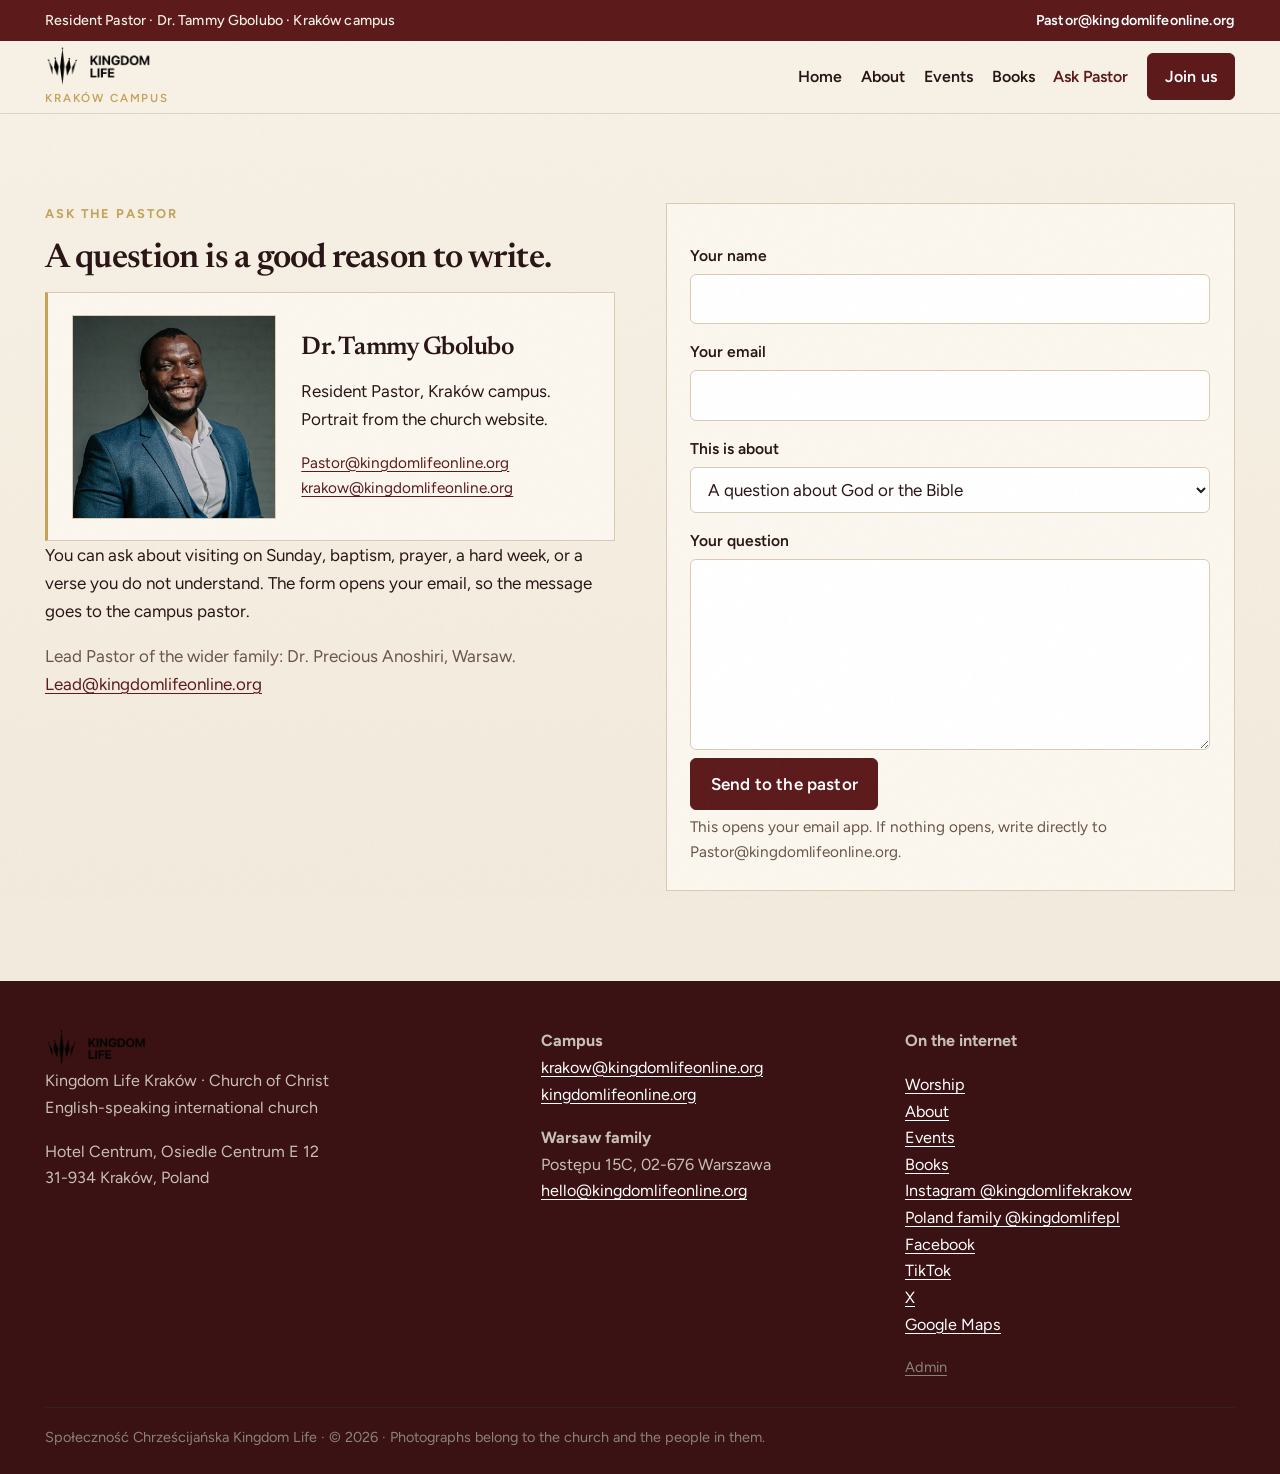
<file: pastor.html>
<!DOCTYPE html>
<html lang="en">
<head>
  <meta charset="utf-8">
  <meta name="viewport" content="width=device-width, initial-scale=1">
  <title>Ask the Pastor | Kingdom Life Kraków</title>
  <meta name="description" content="Write Dr. Tammy Gbolubo and the Kraków campus team about faith, a Sunday visit, or joining Kingdom Life Kraków.">
  <link rel="canonical" href="https://arnold-rg.github.io/kingdom-life-krakow/pastor.html">
  <meta name="theme-color" content="#F7F1E6">
  <meta property="og:type" content="website">
  <meta property="og:title" content="Ask the pastor | Kingdom Life Kraków">
  <meta property="og:description" content="Write Dr. Tammy Gbolubo, Resident Pastor of the Kraków campus.">
  <meta property="og:url" content="https://arnold-rg.github.io/kingdom-life-krakow/pastor.html">
  <meta property="og:image" content="https://arnold-rg.github.io/kingdom-life-krakow/assets/pastor-tammy.jpg">
  <meta property="og:locale" content="en_GB">
  <meta name="twitter:card" content="summary_large_image">
  <meta name="twitter:title" content="Ask the pastor | Kingdom Life Kraków">
  <meta name="twitter:description" content="Write Dr. Tammy Gbolubo, Resident Pastor of the Kraków campus.">
  <meta name="twitter:image" content="https://arnold-rg.github.io/kingdom-life-krakow/assets/pastor-tammy.jpg">
  <link rel="icon" href="assets/favicon.png" type="image/png">
  <link rel="apple-touch-icon" href="assets/favicon.png">
  <link rel="preconnect" href="https://fonts.googleapis.com">
  <link rel="preconnect" href="https://fonts.gstatic.com" crossorigin>
  <link href="https://fonts.googleapis.com/css2?family=Figtree:ital,wght@0,400;0,500;0,600;0,700;1,400&family=Newsreader:ital,opsz,wght@0,6..72,500;0,6..72,600;0,6..72,700;1,6..72,500&display=swap" rel="stylesheet">
  <link rel="stylesheet" href="css/site.css">
  <script>
  document.documentElement.classList.add("js");
</script>
</head>
<body>
  <a class="skip" href="#main">Skip to content</a>
  <div class="topbar"><div class="wrap"><span>Resident Pastor · Dr. Tammy Gbolubo · Kraków campus</span><span><a href="mailto:Pastor@kingdomlifeonline.org">Pastor@kingdomlifeonline.org</a></span></div></div>
  <header class="site-header">
    <div class="wrap nav-row">
      <a class="logo" href="index.html"><img src="assets/logo-black.png" alt="Kingdom Life" width="1024" height="377"><span class="logo-campus">Kraków campus</span></a>
      <div class="nav-end">
        <span class="nav-here">Ask Pastor</span>
        <button class="menu-btn" type="button" aria-expanded="false" aria-controls="site-nav"><span class="menu-label">Menu</span></button>
        <nav id="site-nav" class="nav-links" aria-label="Main">
          <a href="index.html">Home</a>
          <a href="about.html">About</a>
          <a href="events.html">Events</a>
          <a href="books.html">Books</a>
          <a href="pastor.html" aria-current="page">Ask Pastor</a>
          <a class="nav-join" href="join.html">Join us</a>
        </nav>
      </div>
    </div>
  </header>
  <main id="main" class="section">
    <div class="wrap split">
      <div>
        <p class="kicker">Ask the pastor</p>
        <h1>A question is a good reason to write.</h1>
        <div class="people">
          <img src="assets/pastor-tammy.jpg" alt="Dr. Tammy Gbolubo" width="768" height="768">
          <div>
            <h2>Dr. Tammy Gbolubo</h2>
            <p>Resident Pastor, Kraków campus. Portrait from the church website.</p>
            <p class="small"><a href="mailto:Pastor@kingdomlifeonline.org">Pastor@kingdomlifeonline.org</a><br><a href="mailto:krakow@kingdomlifeonline.org">krakow@kingdomlifeonline.org</a></p>
          </div>
        </div>
        <p>You can ask about visiting on Sunday, baptism, prayer, a hard week, or a verse you do not understand. The form opens your email, so the message goes to the campus pastor.</p>
        <p class="muted">Lead Pastor of the wider family: Dr. Precious Anoshiri, Warsaw. <a href="mailto:Lead@kingdomlifeonline.org">Lead@kingdomlifeonline.org</a></p>
      </div>
      <form class="card" data-mailto="Pastor@kingdomlifeonline.org,krakow@kingdomlifeonline.org" data-subject="Ask the Pastor — Kingdom Life Krakow">
        <label for="name">Your name</label>
        <input id="name" name="Name" autocomplete="name" required>
        <label for="email">Your email</label>
        <input id="email" name="Email" type="email" autocomplete="email" required>
        <label for="kind">This is about</label>
        <select id="kind" name="Topic">
          <option>A question about God or the Bible</option>
          <option>I want to visit on Sunday</option>
          <option>Prayer</option>
          <option>Joining the church</option>
          <option>Something else</option>
        </select>
        <label for="q">Your question</label>
        <textarea id="q" name="Question" rows="6" required></textarea>
        <p class="actions"><button class="btn" type="submit">Send to the pastor</button></p>
        <p class="small muted">This opens your email app. If nothing opens, write directly to Pastor@kingdomlifeonline.org.</p>
      </form>
    </div>
  </main>
        <footer class="site-footer">
    <div class="wrap foot-grid">
      <div>
        <a class="logo" href="index.html"><img src="assets/logo-black.png" alt="Kingdom Life" width="1024" height="377"></a>
        <p>Kingdom Life Kraków · Church of Christ<br>English-speaking international church</p>
        <address>Hotel Centrum, Osiedle Centrum E 12<br>31-934 Kraków, Poland</address>
      </div>
      <div>
        <p><strong>Campus</strong><br>
        <a href="mailto:krakow@kingdomlifeonline.org">krakow@kingdomlifeonline.org</a><br>
        <a href="https://kingdomlifeonline.org/">kingdomlifeonline.org</a></p>
        <p><strong>Warsaw family</strong><br>Postępu 15C, 02-676 Warszawa<br><a href="mailto:hello@kingdomlifeonline.org">hello@kingdomlifeonline.org</a></p>
      </div>
      <div>
        <p><strong>On the internet</strong></p>
        <p>
          <a href="index.html#worship">Worship</a><br>
          <a href="about.html">About</a><br>
          <a href="events.html">Events</a><br>
          <a href="books.html">Books</a><br>
          <a href="https://www.instagram.com/kingdomlifekrakow/">Instagram @kingdomlifekrakow</a><br>
          <a href="https://www.instagram.com/kingdomlifepl/">Poland family @kingdomlifepl</a><br>
          <a href="https://www.facebook.com/kingdomlifepl">Facebook</a><br>
          <a href="https://www.tiktok.com/@kingdomlifepl">TikTok</a><br>
          <a href="https://twitter.com/KingdomlifePL">X</a><br>
          <a href="https://www.google.com/maps/place/Kingdom+Life+Krakow/@50.0705027,20.0396688,17z">Google Maps</a>
        </p>
        <p class="foot-quiet"><a href="admin.html">Admin</a></p>
      </div>
    </div>
    <div class="wrap legal">Społeczność Chrześcijańska Kingdom Life · © <span data-year></span> · Photographs belong to the church and the people in them.</div>
  </footer>
  <script src="js/site.js"></script>
  <script type="module" src="js/scroll-motion.js"></script>
    <nav class="dock" aria-label="Main">
    <a class="dock-item" href="index.html">Home</a>
    <a class="dock-item" href="about.html">About</a>
    <a class="dock-item" href="events.html">Events</a>
    <a class="dock-item" href="books.html">Books</a>
    <a class="dock-item" href="pastor.html" aria-current="page">Ask Pastor</a>
    <a class="dock-item dock-join" href="join.html">Join us</a>
  </nav>
</body>
</html>
</file>
<file: css/site.css>
/* Kingdom Life Kraków — warm sanctuary
   Cream · deep burgundy · soft gold · human church feel */

:root {
  --ink: #2a1516;
  --black: #2a1516;
  --white: #ffffff;
  --paper: #F7F1E6;
  --paper-2: #efe6d6;
  --paper-deep: #e8dcc8;
  --card: #fbf7ef;
  --forest: #5C1A1B;
  --leaf: #5C1A1B;
  --ember: #C4A35A;
  --ember-soft: #d4b86e;
  --mute: #6b5448;
  --muted: #6b5448;
  --rule: #d9cbb4;
  --line: #d9cbb4;
  --footer: #3a1213;
  --gold: #C4A35A;
  --brass: #C4A35A;
  --jewel: #5C1A1B;
  --on-gold: #2a1516;
  --void: #efe6d6;
  --glass-top: rgba(247, 241, 230, 0.82);
  --glass-dock: rgba(92, 26, 27, 0.88);
  --max: 70rem;
  --measure: 38rem;
  --space-xl: 3.5rem;
  --dock-pad: 0px;
  --radius: 6px;
  --ease: cubic-bezier(0.22, 1, 0.36, 1);
  --serif: "Newsreader", "Iowan Old Style", "Palatino Linotype", Georgia, serif;
  --sans: "Figtree", "Segoe UI", sans-serif;
  --grain: url("data:image/svg+xml,%3Csvg viewBox='0 0 256 256' xmlns='http://www.w3.org/2000/svg'%3E%3Cfilter id='n'%3E%3CfeTurbulence type='fractalNoise' baseFrequency='0.9' numOctaves='3' stitchTiles='stitch'/%3E%3C/filter%3E%3Crect width='100%25' height='100%25' filter='url(%23n)'/%3E%3C/svg%3E");
}

*,
*::before,
*::after { box-sizing: border-box; }

html {
  scroll-behavior: smooth;
  color-scheme: light;
  font-size: 1.0625rem;
}

body {
  margin: 0;
  color: var(--ink);
  background-color: var(--paper);
  background-image: linear-gradient(180deg, var(--paper) 0%, var(--paper-2) 100%);
  font-family: var(--sans);
  font-weight: 400;
  line-height: 1.65;
  text-rendering: optimizeLegibility;
  overflow-x: clip;
  padding-bottom: var(--dock-pad);
}

body::before {
  content: "";
  position: fixed;
  inset: 0;
  pointer-events: none;
  z-index: 50;
  opacity: 0.02;
  contain: strict;
  background-image: var(--grain);
}

img, video, iframe { max-width: 100%; }
img { height: auto; display: block; }

a {
  color: var(--leaf);
  text-underline-offset: 0.18em;
  overflow-wrap: break-word;
  transition: color 0.2s var(--ease);
}
a:hover { color: var(--forest); }

:focus-visible {
  outline: 2px solid var(--ember);
  outline-offset: 3px;
}

::selection { background: #e8c4ad; color: var(--ink); }

h1, h2, h3, h4 {
  font-family: var(--serif);
  font-weight: 600;
  line-height: 1.2;
  letter-spacing: -0.018em;
  margin: 0 0 0.75rem;
  text-wrap: balance;
  color: var(--ink);
}

p { margin: 0 0 1rem; }
p:last-child { margin-bottom: 0; }

.hero-lede,
.lede,
.section .wrap > p,
.verse-box p,
.faq p { max-width: var(--measure); }

.wrap {
  width: min(100% - 2.5rem, var(--max));
  margin-inline: auto;
}

.muted { color: var(--mute); }
.small { font-size: 0.9rem; }

.kicker {
  margin: 0 0 0.85rem;
  color: var(--ember);
  font-size: 0.75rem;
  font-weight: 700;
  letter-spacing: 0.15em;
  text-transform: uppercase;
}

.visually-hidden {
  position: absolute;
  width: 1px;
  height: 1px;
  padding: 0;
  margin: -1px;
  overflow: hidden;
  clip: rect(0, 0, 0, 0);
  white-space: nowrap;
  border: 0;
}

.skip {
  position: absolute;
  left: 0.8rem;
  top: -3.5rem;
  z-index: 120;
  background: var(--card);
  color: var(--ink);
  padding: 0.6rem 0.85rem;
  font-weight: 600;
}
.skip:focus { top: 0.65rem; }

/* —— Topbar —— */
.topbar {
  position: sticky;
  top: 0;
  z-index: 80;
  background: var(--forest);
  color: #f3eee6;
  font-size: 0.84rem;
  font-weight: 500;
  letter-spacing: 0.01em;
  padding: 0.5rem 0;
  border-bottom: 0;
  box-shadow: none;
}
.topbar .wrap {
  display: flex;
  justify-content: space-between;
  gap: 0.35rem 1rem;
  flex-wrap: wrap;
  align-items: baseline;
}
.topbar .wrap > * { min-width: 0; max-width: 100%; }
.topbar a {
  color: #fff;
  font-weight: 600;
  text-decoration: none;
}
.topbar a:hover { color: var(--gold); }

/* —— Header —— */
.site-header {
  position: sticky;
  top: var(--topbar-h, 0px);
  z-index: 70;
  background: var(--glass-top);
  border-bottom: 1px solid rgba(207, 197, 182, 0.7);
  box-shadow: none;
  color: var(--ink);
  backdrop-filter: blur(16px) saturate(1.2);
  -webkit-backdrop-filter: blur(16px) saturate(1.2);
}
.site-header::before { display: none; }

.nav-row {
  position: relative;
  z-index: 1;
  display: flex;
  align-items: center;
  justify-content: space-between;
  gap: 1rem;
  min-height: 4.25rem;
}

.logo {
  display: flex;
  flex-direction: column;
  align-items: flex-start;
  text-decoration: none;
  color: inherit;
  min-width: 0;
}
.logo img { height: 42px; width: auto; }
.logo-campus {
  margin-top: 0.12rem;
  color: var(--ember);
  font-size: 0.68rem;
  font-weight: 600;
  letter-spacing: 0.16em;
  text-transform: uppercase;
}

.nav-end {
  display: flex;
  align-items: center;
  justify-content: flex-end;
  gap: 0.8rem 1.2rem;
  min-width: 0;
}

.nav-here {
  display: none;
  font-family: var(--serif);
  font-style: italic;
  font-size: 1.15rem;
  color: var(--ember);
}

.nav-links {
  display: flex;
  align-items: center;
  gap: 0.25rem 1.1rem;
  flex-wrap: wrap;
}
.nav-links a {
  color: var(--ink);
  text-decoration: none;
  font-weight: 600;
  font-size: 0.94rem;
  padding: 0.35rem 0;
  background: none;
  transition: color 0.2s var(--ease);
}
.nav-links a:hover,
.nav-links a[aria-current="page"] { color: var(--forest); }

.nav-links a.nav-join,
.nav-links a.nav-join:hover,
.nav-links a.nav-join[aria-current="page"] {
  color: #fff !important;
  background: var(--forest) !important;
  border-color: var(--forest) !important;
}

.nav-join,
.btn {
  display: inline-flex;
  align-items: center;
  justify-content: center;
  min-height: 46px;
  padding: 0.65rem 1.15rem;
  border: 1px solid var(--forest);
  border-radius: var(--radius);
  background: var(--forest);
  color: #fff !important;
  text-decoration: none;
  font: inherit;
  font-weight: 600;
  letter-spacing: 0.01em;
  cursor: pointer;
  transition: background 0.2s var(--ease), border-color 0.2s var(--ease), color 0.2s var(--ease);
}
.nav-join { padding: 0.55rem 1rem !important; min-height: 42px; }
.nav-join:hover,
.btn:hover {
  background: var(--leaf);
  border-color: var(--leaf);
  color: #fff !important;
}

.menu-btn {
  display: none;
  align-items: center;
  justify-content: center;
  min-width: 5rem;
  min-height: 44px;
  padding: 0.4rem 0.85rem;
  border: 1px solid var(--forest);
  border-radius: var(--radius);
  background: transparent;
  color: var(--ink);
  font: inherit;
  font-weight: 600;
  letter-spacing: 0.08em;
  text-transform: uppercase;
  font-size: 0.75rem;
  cursor: pointer;
}
.menu-btn:hover { background: rgba(36, 70, 58, 0.08); }

/* —— Dock (phones/tablets only) —— */
.dock {
  display: none;
  position: fixed;
  z-index: 80;
  left: 50%;
  bottom: max(0.55rem, env(safe-area-inset-bottom));
  transform: translateX(-50%);
  width: min(36rem, calc(100% - 0.9rem));
  padding: 0.35rem;
  gap: 0.15rem;
  border-radius: 1.15rem;
  background: rgba(26, 24, 22, 0.55);
  border: 1px solid rgba(255, 255, 255, 0.18);
  box-shadow: 0 14px 32px rgba(20, 18, 16, 0.3);
  backdrop-filter: blur(24px) saturate(1.4);
  -webkit-backdrop-filter: blur(24px) saturate(1.4);
  color: #f4efe7;
}
.dock-item {
  flex: 1 1 0;
  display: flex;
  align-items: center;
  justify-content: center;
  min-height: 2.55rem;
  min-width: 0;
  padding: 0.35rem 0.12rem;
  border-radius: 0.8rem;
  color: #f4efe7;
  text-decoration: none;
  font-size: clamp(0.58rem, 2.6vw, 0.72rem);
  font-weight: 600;
  text-align: center;
  line-height: 1.1;
  letter-spacing: 0.01em;
  transition: background 0.2s var(--ease);
  overflow-wrap: anywhere;
}
.dock-item:hover {
  background: rgba(255, 255, 255, 0.1);
  color: #fff;
}
.dock-item[aria-current="page"] {
  background: rgba(255, 255, 255, 0.14);
  color: #fff;
}
.dock-join {
  background: rgba(184, 91, 50, 0.92);
  color: #fff;
}
.dock-join:hover,
.dock-join[aria-current="page"] {
  background: var(--ember-soft);
  color: #fff;
}

/* —— Hero: full-bleed photography —— */
.hero {
  position: relative;
  isolation: isolate;
  display: flex;
  align-items: flex-end;
  min-height: min(92svh, 52rem);
  margin: 0;
  padding: 0;
  overflow: hidden;
  color: #f7f3ec;
}
.hero-bg {
  position: absolute;
  inset: 0;
  z-index: 0;
  margin: 0;
}
.hero-bg img {
  width: 100%;
  height: 100%;
  object-fit: cover;
  object-position: center 32%;
  transform: scale(1.04);
  animation: hero-ken 28s var(--ease) infinite alternate;
}
.hero::after {
  content: "";
  position: absolute;
  inset: 0;
  z-index: 1;
  pointer-events: none;
  background:
    linear-gradient(105deg, rgba(20, 18, 16, 0.78) 0%, rgba(20, 18, 16, 0.5) 42%, rgba(20, 18, 16, 0.22) 70%, rgba(20, 18, 16, 0.38) 100%),
    linear-gradient(0deg, rgba(20, 18, 16, 0.55) 0%, transparent 48%);
}
.hero-inner {
  position: relative;
  z-index: 2;
  width: min(100% - 2.5rem, var(--max));
  margin-inline: auto;
  padding-top: clamp(5rem, 14vw, 8rem);
  padding-bottom: clamp(2.25rem, 6vw, 3.75rem);
}
.hero-copy {
  display: block;
  max-width: 34rem;
  width: 100%;
  margin: 0;
  padding: 0;
}
.hero-crown {
  width: 3.25rem;
  height: auto;
  margin: 0 0 1rem;
  filter: drop-shadow(0 2px 14px rgba(196, 163, 90, 0.45));
  animation: crown-fade 1.4s var(--ease) both;
}
.hero .kicker { color: #e8d4a0; }
.hero h1 {
  max-width: 14em;
  font-size: clamp(2rem, 4.6vw, 3.35rem);
  font-weight: 600;
  line-height: 1.12;
  margin-bottom: 1rem;
  color: #f7f3ec;
  text-shadow: 0 1px 18px rgba(0, 0, 0, 0.25);
}
.hero-lede {
  font-size: 1.1rem;
  line-height: 1.65;
  color: rgba(247, 243, 236, 0.9);
  margin-bottom: 1.5rem;
}
.hero-actions,
.actions {
  display: flex;
  flex-wrap: wrap;
  gap: 0.65rem;
  margin: 0 0 0.25rem;
}
.hero .btn.ghost {
  background: rgba(20, 18, 16, 0.2);
  color: #f7f3ec !important;
  border-color: rgba(247, 243, 236, 0.55);
}
.hero .btn.ghost:hover {
  background: rgba(247, 243, 236, 0.14);
  color: #fff !important;
  border-color: #f7f3ec;
}
.hero-photo { display: none; }
.tagline { display: none; }

.hero-meta {
  padding-top: 1.25rem;
  padding-bottom: 0.5rem;
}
.hero-meta p { margin-bottom: 0.4rem; max-width: 36rem; }
.hero-note { margin-bottom: 0.4rem; }

@keyframes hero-ken {
  0% { transform: scale(1.04) translate3d(0, 0, 0); }
  100% { transform: scale(1.1) translate3d(-1.2%, -0.8%, 0); }
}
@keyframes crown-fade {
  0% { opacity: 0; transform: translateY(0.55rem) scale(0.94); filter: drop-shadow(0 0 0 transparent); }
  55% { opacity: 1; transform: translateY(0) scale(1.02); }
  100% { opacity: 1; transform: translateY(0) scale(1); filter: drop-shadow(0 2px 14px rgba(196, 163, 90, 0.45)); }
}

@keyframes gallery-rise {
  from { opacity: 0; transform: translateY(1.25rem) scale(0.985); }
  to { opacity: 1; transform: none; }
}

/* —— Sunday strip (never clobber .wrap centering) —— */
.wrap.bulletin-band,
.bulletin-band.wrap {
  margin: 0 auto var(--space-xl);
  padding-top: 0.5rem;
}
.bulletin-band:not(.wrap) {
  margin: 0 0 var(--space-xl);
  padding: clamp(1.5rem, 4vw, 2.5rem) 0;
}

.bulletin {
  display: grid;
  grid-template-columns: repeat(3, minmax(0, 1fr));
  border-top: 1px solid var(--rule);
  border-bottom: 1px solid var(--rule);
  background: transparent;
}
.bulletin > div {
  min-width: 0;
  padding: 1.45rem 1.35rem 1.5rem 0;
}
.bulletin > div + div {
  padding-left: 1.35rem;
  border-left: 1px solid var(--rule);
}
.bulletin-label {
  margin: 0 0 0.45rem;
  color: var(--ember);
  font-size: 0.72rem;
  font-weight: 700;
  letter-spacing: 0.14em;
  text-transform: uppercase;
}
.bulletin strong {
  display: block;
  margin-bottom: 0.35rem;
  font-family: var(--serif);
  font-size: 1.4rem;
  font-weight: 600;
  letter-spacing: -0.015em;
  line-height: 1.15;
}
.bulletin p { margin: 0; color: var(--mute); }

.home-jump {
  display: flex;
  flex-wrap: wrap;
  gap: 0.35rem 1.15rem;
  padding: 1rem 0 0.15rem;
}
.home-jump a {
  font-weight: 500;
  font-size: 0.92rem;
  color: var(--mute);
  text-decoration: none;
  border: 0;
}
.home-jump a:hover {
  color: var(--forest);
  text-decoration: underline;
  text-underline-offset: 0.2em;
}

/* —— Sections —— */
.section { padding: clamp(3.5rem, 7vw, 5.5rem) 0; }
.page-mast {
  padding: calc(clamp(2.8rem, 6vw, 4.5rem) + var(--chrome-h, 0px) * 0) 0 1.4rem;
  background: transparent;
}
.page-mast .wrap::after,
.ornament {
  content: "";
  display: block;
  width: 3.5rem;
  height: 1px;
  margin-top: 1.4rem;
  background: var(--ember);
}
.page-mast h1 {
  max-width: 14em;
  font-size: clamp(2.2rem, 1.4rem + 2.8vw, 3.6rem);
  margin-bottom: 0.9rem;
}
.lede {
  color: var(--mute);
  font-size: 1.1rem;
}
.section-gap { margin-top: clamp(2rem, 4vw, 3rem); }

.split {
  display: grid;
  grid-template-columns: minmax(0, 1fr) minmax(0, 1fr);
  gap: clamp(1.5rem, 4vw, 3rem);
  align-items: start;
}
.split > * { min-width: 0; }

.welcome-split .split > div:first-child {
  border-right: 1px solid var(--rule);
  padding-right: clamp(1rem, 3vw, 2.5rem);
}

.steps {
  list-style: none;
  margin: 1.5rem 0 0;
  padding: 0;
  display: grid;
  grid-template-columns: repeat(4, minmax(0, 1fr));
  gap: 1.4rem;
  counter-reset: step;
}
.steps li {
  counter-increment: step;
  border-top: 1px solid var(--rule);
  padding-top: 0.85rem;
  min-width: 0;
}
.steps li::before {
  content: counter(step, decimal-leading-zero);
  display: block;
  margin-bottom: 0.4rem;
  font-family: var(--serif);
  font-size: 1.4rem;
  color: var(--ember);
}
.steps h3 { font-size: 1.35rem; margin-bottom: 0.35rem; }
.steps p { color: var(--mute); margin: 0; }

/* —— Team —— */
.gallery-intro { margin-bottom: 1.2rem; }
.team-pastors,
.team-deacons,
.team-roster {
  display: grid;
  gap: 1.2rem 1.1rem;
}
.team-pastors { grid-template-columns: repeat(3, minmax(0, 1fr)); margin: 1.4rem 0 1.8rem; }
.team-deacons,
.team-roster { grid-template-columns: repeat(4, minmax(0, 1fr)); }
.team-deacons { margin-bottom: 2.5rem; }
.team-roster { margin: 1.2rem 0 2rem; }
.team-card { margin: 0; min-width: 0; background: transparent; border: 0; padding: 0; }
.team-photo {
  aspect-ratio: 1;
  overflow: hidden;
  margin-bottom: 0.7rem;
  background: var(--paper-2);
  border: 1px solid var(--rule);
}
.photo-open {
  display: block;
  width: 100%;
  height: 100%;
  padding: 0;
  border: 0;
  background: transparent;
  cursor: zoom-in;
  color: inherit;
}
.team-photo img {
  width: 100%;
  height: 100%;
  object-fit: cover;
  object-position: center top;
  transition: transform 0.55s var(--ease);
}
.team-card:hover .team-photo img { transform: scale(1.04); }
.team-card h3 { font-size: 1.05rem; margin: 0; font-weight: 600; }
.team-role,
.team-mail {
  margin: 0.28rem 0 0;
  color: var(--mute);
  font-size: 0.9rem;
}
.team-mail a { word-break: break-word; }

.life-heading { margin: 0.5rem 0 1.1rem; }
.life-heading h2 { margin-bottom: 0.25rem; }

/* —— Photo mosaic —— */
.photo-grid {
  display: grid;
  grid-template-columns: repeat(4, minmax(0, 1fr));
  gap: 0.75rem;
  align-items: start;
  columns: unset;
}
.photo-tile {
  margin: 0;
  min-width: 0;
  break-inside: unset;
}

@media (prefers-reduced-motion: no-preference) and (min-width: 1040px) {
  .js .reveal:not(.is-visible) .photo-tile {
    opacity: 0;
    transform: translateY(1.1rem);
  }
  .js .reveal.is-visible .photo-tile {
    animation: gallery-rise 0.8s var(--ease) both;
  }
  .js .reveal.is-visible .photo-tile:nth-child(1) { animation-delay: 0.05s; }
  .js .reveal.is-visible .photo-tile:nth-child(2) { animation-delay: 0.1s; }
  .js .reveal.is-visible .photo-tile:nth-child(3) { animation-delay: 0.15s; }
  .js .reveal.is-visible .photo-tile:nth-child(4) { animation-delay: 0.2s; }
  .js .reveal.is-visible .photo-tile:nth-child(5) { animation-delay: 0.25s; }
  .js .reveal.is-visible .photo-tile:nth-child(6) { animation-delay: 0.3s; }
  .js .reveal.is-visible .photo-tile:nth-child(7) { animation-delay: 0.35s; }
  .js .reveal.is-visible .photo-tile:nth-child(8) { animation-delay: 0.4s; }
  .js .reveal.is-visible .photo-tile:nth-child(n+9) { animation-delay: 0.48s; }
}

.photo-tile:nth-child(3n) { margin-top: 0.85rem; }
.photo-tile:nth-child(5n) { margin-top: 0; }
.photo-tile--wide {
  grid-column: span 2;
  margin-top: 0;
}
.photo-tile--wide .photo-frame { aspect-ratio: 16 / 10; }
.photo-frame {
  aspect-ratio: 4 / 5;
  overflow: hidden;
  background: var(--paper-2);
  border: 1px solid var(--rule);
  box-shadow: none;
}
.photo-frame img {
  width: 100%;
  height: 100%;
  object-fit: cover;
  display: block;
  transition: transform 0.65s var(--ease);
}
.photo-tile:hover .photo-frame img { transform: scale(1.05); }
.added-links { margin-top: 1.2rem; }
.added-links a { display: block; margin: 0.25rem 0; }
.gallery-note { margin-top: 1rem; }

/* —— Worship —— */
.worship-stage {
  position: relative;
  display: grid;
  grid-template-columns: minmax(0, 1.55fr) minmax(16rem, 0.85fr);
  gap: 0.9rem 1.2rem;
  align-items: start;
  margin-top: 1.25rem;
}
.worship-filters,
.worship-tools { grid-column: 1 / -1; }
.worship-filters {
  display: flex;
  flex-wrap: wrap;
  gap: 0.4rem;
}
.worship-filters button,
.worship-list button,
.lightbox button,
.player-poster { font: inherit; cursor: pointer; }
.worship-filters button {
  min-height: 40px;
  padding: 0.4rem 0.8rem;
  border: 1px solid var(--rule);
  border-radius: var(--radius);
  background: var(--card);
  color: var(--ink);
  font-weight: 600;
  font-size: 0.88rem;
  letter-spacing: 0;
  text-transform: none;
}
.worship-filters button:hover {
  border-color: var(--forest);
  color: var(--forest);
}
.worship-filters button[aria-pressed="true"] {
  background: var(--forest);
  color: #fff;
  border-color: var(--forest);
}
.worship-tools {
  display: flex;
  flex-wrap: wrap;
  align-items: end;
  justify-content: space-between;
  gap: 0.7rem 1rem;
}
.worship-search {
  display: grid;
  gap: 0.3rem;
  font-size: 0.75rem;
  font-weight: 700;
  letter-spacing: 0.12em;
  text-transform: uppercase;
  color: var(--ember);
  flex: 1 1 16rem;
}
.worship-count { margin: 0; color: var(--mute); font-weight: 600; }
.player {
  position: relative;
  grid-column: 1;
  width: 100%;
  aspect-ratio: 16 / 9;
  background: #111;
  border: 1px solid var(--rule);
}
.player iframe,
.player-poster {
  position: absolute;
  inset: 0;
  width: 100%;
  height: 100%;
  border: 0;
}
.player-poster { padding: 0; background: #1a1816; }
.player-poster img {
  width: 100%;
  height: 100%;
  object-fit: cover;
  opacity: 0.88;
}
.player-poster span {
  position: absolute;
  left: 1rem;
  bottom: 1rem;
  padding: 0.5rem 0.85rem;
  background: var(--forest);
  color: #fff;
  font-weight: 600;
  font-size: 0.8rem;
  border-radius: var(--radius);
}
.worship-now { grid-column: 1; margin: 0.2rem 0 0; }
.worship-now strong {
  display: block;
  font-family: var(--serif);
  font-size: 1.25rem;
  font-weight: 600;
  line-height: 1.2;
}
.worship-who {
  display: block;
  margin-top: 0.2rem;
  color: var(--mute);
  font-size: 0.88rem;
}
.worship-list {
  position: relative;
  grid-column: 2;
  grid-row: 3 / span 2;
  list-style: none;
  margin: 0;
  padding: 0 0 1.75rem;
  max-height: min(68vh, 32.5rem);
  overflow: auto;
  background: var(--card);
  border: 1px solid var(--rule);
  scrollbar-gutter: stable;
}
.worship-list::after {
  content: "";
  position: sticky;
  bottom: 0;
  display: block;
  height: 2.5rem;
  margin: -2.5rem 0 0;
  pointer-events: none;
  background: linear-gradient(180deg, rgba(247, 243, 236, 0), var(--card));
}
.worship-group {
  padding: 0.85rem 0.85rem 0.25rem;
  font-family: var(--serif);
  font-style: normal;
  font-size: 1.05rem;
  color: var(--ember);
}
.worship-list button {
  display: block;
  width: 100%;
  text-align: left;
  color: inherit;
  background: transparent;
  border: 0;
  border-bottom: 1px solid var(--rule);
  padding: 0.7rem 0.85rem;
  transition: background 0.15s var(--ease);
}
.worship-list button:hover { background: rgba(228, 221, 210, 0.65); }
.worship-list button[aria-current="true"] {
  background: rgba(36, 70, 58, 0.08);
  box-shadow: inset 3px 0 0 var(--forest);
}
.worship-title { display: block; font-weight: 600; }
.worship-empty { grid-column: 1 / -1; margin: 0; }

/* —— Quotes / verse / people —— */
.quotes {
  display: grid;
  grid-template-columns: minmax(0, 1.4fr) minmax(0, 0.85fr);
  gap: 1.6rem 2.5rem;
  align-items: start;
}
.quote {
  margin: 0;
  padding: 0.15rem 0 0.15rem 1.1rem;
  border-left: 2px solid var(--ember);
}
.quote p { margin-bottom: 0.75rem; }
.quote-lead p:first-child {
  font-family: var(--serif);
  font-style: italic;
  font-weight: 500;
  font-size: clamp(1.35rem, 1.1rem + 0.9vw, 1.85rem);
  line-height: 1.3;
}
.quote-side {
  display: grid;
  gap: 1.4rem;
  border-top: 0;
  padding-top: 0;
}
.verse-box {
  background: var(--card);
  border: 1px solid var(--rule);
  border-top: 3px solid var(--forest);
  border-left: 1px solid var(--rule);
  padding: 1.5rem 1.4rem;
}
.verse-box blockquote {
  margin: 0 0 0.9rem;
  font-family: var(--serif);
  font-style: italic;
  font-weight: 500;
  font-size: clamp(1.25rem, 1.1rem + 0.9vw, 1.6rem);
  line-height: 1.35;
  color: var(--ink);
}
.verse-feature blockquote {
  font-size: clamp(1.6rem, 1.2rem + 1.6vw, 2.4rem);
}
.people {
  display: grid;
  grid-template-columns: 12rem minmax(0, 1fr);
  gap: 1.5rem;
  align-items: center;
  background: var(--card);
  border: 1px solid var(--rule);
  border-left: 3px solid var(--ember);
  padding: 1.25rem 1.4rem;
}
.people > img {
  width: 100%;
  aspect-ratio: 1;
  object-fit: cover;
  object-position: center top;
  background: var(--paper-2);
  border: 1px solid var(--rule);
}
.find-photos img {
  width: auto;
  max-width: min(100%, 375px);
  border: 1px solid var(--rule);
}
.caption {
  margin-top: 0.4rem;
  color: var(--mute);
  font-size: 0.86rem;
}
.map-wrap iframe {
  width: 100%;
  height: clamp(18rem, 48vh, 30rem);
  border: 1px solid var(--rule);
}
.facts {
  display: grid;
  grid-template-columns: minmax(8rem, auto) minmax(0, 1fr);
  gap: 1rem 1.2rem;
  margin: 0;
  background: var(--card);
  border: 1px solid var(--rule);
  padding: 1.25rem 1.35rem;
}
.facts dt {
  margin: 0;
  font-size: 0.72rem;
  font-weight: 700;
  letter-spacing: 0.1em;
  text-transform: uppercase;
  color: var(--ember);
}
.facts dd { margin: 0; }

.faq details { border-top: 1px solid var(--rule); }
.faq details:last-child { border-bottom: 1px solid var(--rule); }
.faq summary {
  display: flex;
  align-items: center;
  justify-content: space-between;
  gap: 1rem;
  min-height: 52px;
  padding: 0.85rem 0;
  cursor: pointer;
  font-family: var(--serif);
  font-size: 1.25rem;
  font-weight: 600;
  list-style: none;
}
.faq summary::-webkit-details-marker { display: none; }
.faq summary::after {
  content: "+";
  font-family: var(--sans);
  font-weight: 600;
  color: var(--ember);
}
.faq details[open] summary::after { content: "–"; }
.faq details p { margin: 0 0 1rem; }

.library-index,
.socials {
  display: flex;
  flex-wrap: wrap;
  gap: 0.5rem;
  margin: 1.2rem 0 0.3rem;
}
.library-index a,
.socials a {
  font-weight: 500;
  text-decoration: none;
  border: 1px solid var(--rule);
  background: var(--card);
  padding: 0.5rem 0.75rem;
  color: var(--ink);
  font-size: 0.9rem;
  border-radius: var(--radius);
}
.library-index a:hover,
.socials a:hover {
  border-color: var(--forest);
  color: var(--forest);
}

.shelf { margin-top: 2.5rem; }
.shelf-head {
  display: grid;
  grid-template-columns: auto minmax(0, 1fr);
  gap: 0.4rem 1rem;
  align-items: baseline;
  margin-bottom: 1.2rem;
  padding-top: 0.9rem;
  border-top: 1px solid var(--rule);
}
.shelf-num {
  margin: 0;
  font-family: var(--serif);
  font-size: 1.5rem;
  color: var(--ember);
}
.shelf-head h2 {
  margin: 0;
  font-size: clamp(1.6rem, 1.2rem + 1vw, 2.2rem);
}
.shelf-head p { margin: 0.2rem 0 0; color: var(--mute); }

.cover-grid,
.grid-3,
.grid-2 {
  display: grid;
  gap: 1.4rem 1.1rem;
  align-items: start;
}
.cover-grid { grid-template-columns: repeat(auto-fill, minmax(12rem, 1fr)); }
.grid-3 { grid-template-columns: repeat(auto-fit, minmax(16rem, 1fr)); }
.grid-2 { grid-template-columns: repeat(auto-fit, minmax(16rem, 1fr)); }
.cover-grid figure,
.event-card { margin: 0; min-width: 0; }
.cover-grid img,
.event-card img {
  width: 100%;
  height: auto;
  object-fit: contain;
  background: var(--paper-2);
  border: 1px solid var(--rule);
}
.cover-grid figcaption { padding-top: 0.7rem; }
.cover-grid h3,
.event-card h3 {
  font-size: 1.2rem;
  margin: 0 0 0.25rem;
}
.cover-grid p,
.event-card p { margin: 0 0 0.5rem; color: var(--mute); }
.event-card {
  padding-top: 1rem;
  border-top: 1px solid var(--rule);
}
.event-card img { margin-bottom: 0.75rem; }

/* Poster mat — art-direct saturated event art */
.poster-mat {
  margin: 1rem 0 0;
  width: min(70%, 22rem);
  padding: 0.7rem;
  background: var(--card);
  border: 1px solid var(--rule);
}
.poster-mat img {
  width: 100%;
  aspect-ratio: 16 / 10;
  object-fit: cover;
  object-position: center;
  display: block;
}

.table-hint { display: none; }
.table-scroll { overflow-x: auto; margin: 0.5rem 0 1.2rem; }
table.meetings {
  width: 100%;
  min-width: 42rem;
  border-collapse: collapse;
  background: var(--card);
  border: 1px solid var(--rule);
}
table.meetings th,
table.meetings td {
  text-align: left;
  vertical-align: top;
  padding: 0.85rem 0.9rem;
  border-bottom: 1px solid var(--rule);
}
table.meetings th {
  font-size: 0.72rem;
  font-weight: 700;
  letter-spacing: 0.1em;
  text-transform: uppercase;
  color: var(--mute);
}

.btn.ghost {
  background: transparent;
  color: var(--forest) !important;
  border-color: var(--forest);
}
.btn.ghost:hover {
  background: var(--forest);
  border-color: var(--forest);
  color: #fff !important;
}
.btn.wa {
  background: #145c45;
  border-color: #145c45;
  color: #fff !important;
}
.btn.wa:hover {
  background: #0e4636;
  border-color: #0e4636;
}

.card {
  background: var(--card);
  border: 1px solid var(--rule);
  padding: 1.35rem 1.4rem 1.5rem;
  box-shadow: none;
}

form label {
  display: block;
  margin: 0.9rem 0 0.3rem;
  font-weight: 600;
  font-size: 0.92rem;
}
form input,
form textarea,
form select,
.worship-search input {
  width: 100%;
  min-height: 46px;
  padding: 0.6rem 0.75rem;
  border: 1px solid var(--rule);
  border-radius: var(--radius);
  background: #fff;
  color: var(--ink);
  font: inherit;
}
form textarea { min-height: 9rem; resize: vertical; }
form input:focus-visible,
form textarea:focus-visible,
form select:focus-visible,
.worship-search input:focus-visible {
  outline: 2px solid var(--ember);
  outline-offset: 1px;
  border-color: var(--ember);
}
::placeholder { color: #7a746c; }
address { font-style: normal; }

/* —— Footer —— */
.site-footer {
  background: var(--footer);
  color: #c8c0b4;
  border-top: 0;
  padding: 2.8rem 0 1.4rem;
  font-size: 0.95rem;
}
.site-footer a { color: #fff; }
.site-footer a:hover { color: var(--ember-soft); }
.foot-grid {
  display: grid;
  grid-template-columns: 1.4fr 1fr 1fr;
  gap: 1.8rem 2rem;
}
.site-footer .logo img { height: 40px; }
.site-footer .logo-campus { display: none; }
.legal {
  margin-top: 1.6rem;
  padding-top: 1.1rem;
  border-top: 1px solid #2a2520;
  color: #8a8378;
  font-size: 0.85rem;
}
.foot-quiet { margin-top: 0.9rem; font-size: 0.86rem; }
.foot-quiet a { color: #8a8378; }

.lightbox {
  width: min(96vw, 72rem);
  max-height: 94vh;
  padding: 0;
  border: 1px solid var(--rule);
  background: var(--paper);
  color: var(--ink);
}
.lightbox::backdrop { background: rgba(26, 24, 22, 0.55); }
.lightbox img {
  width: 100%;
  max-height: 74vh;
  object-fit: contain;
  background: var(--paper-2);
}
.lightbox-bar,
.lightbox-nav {
  display: flex;
  justify-content: flex-end;
  gap: 0.5rem;
  padding: 0.65rem 0.75rem;
}
.lightbox-nav { justify-content: space-between; }
.lightbox button {
  min-height: 44px;
  padding: 0.4rem 0.8rem;
  border: 1px solid var(--rule);
  border-radius: var(--radius);
  background: transparent;
  color: var(--ink);
  font-weight: 600;
  font-size: 0.8rem;
}
.lightbox button:hover { background: rgba(36, 70, 58, 0.08); }
.lightbox-cap {
  margin: 0;
  padding: 0 0.85rem 0.35rem;
  color: var(--mute);
}

.btn:focus-visible,
.nav-join:focus-visible,
.dock-item:focus-visible,
.player-poster:focus-visible,
.lightbox :focus-visible { outline-color: var(--ember); }

.js .reveal {
  opacity: 0;
  transform: translateY(1rem);
  transition: opacity 0.7s var(--ease), transform 0.7s var(--ease);
}
.js .reveal.is-visible { opacity: 1; transform: none; }

/* Anime.js: never hide content in CSS — JS animates from values only */
.anime-scroll .js .reveal {
  opacity: 1;
  transform: none;
  transition: none;
}
.anime-scroll .hero-bg {
  overflow: hidden;
}
.anime-scroll .hero-bg img {
  will-change: transform;
}
.anime-scroll main {
  overflow-x: clip;
}
.scroll-progress {
  position: fixed;
  top: 0;
  left: 0;
  z-index: 100;
  width: 100%;
  height: 3px;
  margin: 0;
  padding: 0;
  border: 0;
  transform-origin: 0 50%;
  transform: scaleX(0);
  background: linear-gradient(90deg, var(--gold, #C4A35A), var(--forest, #5C1A1B));
  pointer-events: none;
}

@media (prefers-reduced-motion: reduce) {
  html { scroll-behavior: auto; }
  .hero-bg img { animation: none; transform: scale(1.04); }
  .hero-crown { animation: none; }
  .js .reveal,
  .js .reveal.is-visible {
    opacity: 1;
    transform: none;
    transition: none;
  }
  .scroll-progress { display: none; }
  .team-photo img,
  .photo-frame img { transition: none; }
  .team-card:hover .team-photo img,
  .photo-tile:hover .photo-frame img { transform: none; }
}

[id] { scroll-margin-top: calc(var(--chrome-h, 5.6rem) + 0.8rem); }

/* —— Phones & tablets: bottom dock only (no top Menu nav) —— */
@media (max-width: 1039px) {
  :root { --dock-pad: 6.4rem; }
  .dock { display: flex; }

  /* Remove top navbar / Menu — navigation lives only in the dock */
  .menu-btn,
  .nav-here,
  .nav-links,
  .nav-end { display: none !important; }
  .site-header .nav-row {
    justify-content: flex-start;
  }
  .site-header {
    position: sticky;
    top: 0;
  }

  /* Content must stay fully visible on phones */
  .js .reveal,
  .js .reveal.is-visible,
  .reveal,
  .bulletin > *,
  .home-jump a,
  .team-card,
  .photo-tile,
  .steps > li,
  .quote,
  .faq details,
  .split > div,
  .site-footer,
  .foot-grid > div,
  .legal,
  .hero-copy,
  .hero-copy .kicker,
  .hero-copy h1,
  .hero-copy .hero-lede,
  .hero-copy .hero-actions,
  .hero-crown {
    opacity: 1 !important;
    transform: none !important;
    visibility: visible !important;
  }
  .scroll-progress { display: none !important; }

  /* Dock clearance inside hero so secondary CTA stays visible */
  .hero-inner {
    padding-bottom: calc(var(--dock-pad) + 1.25rem);
  }
  .hero {
    min-height: min(78svh, 40rem);
  }
  .site-footer {
    padding-bottom: calc(var(--dock-pad) + 1.5rem);
  }

  .photo-grid,
  .team-pastors,
  .team-deacons {
    display: flex;
    flex-wrap: nowrap;
    gap: 0.75rem;
    overflow-x: auto;
    overflow-y: hidden;
    scroll-snap-type: x mandatory;
    scroll-behavior: smooth;
    -webkit-overflow-scrolling: touch;
    padding: 0.15rem 0.1rem 0.65rem;
  }
  .photo-grid .photo-tile,
  .photo-grid .photo-tile--wide,
  .team-pastors .team-card,
  .team-deacons .team-card {
    flex: 0 0 min(82vw, 17.5rem);
    width: min(82vw, 17.5rem);
    max-width: 17.5rem;
    grid-column: auto;
    margin: 0;
    scroll-snap-align: center;
  }
  .photo-grid .photo-tile--wide {
    flex-basis: min(90vw, 20rem);
    width: min(90vw, 20rem);
    max-width: 20rem;
  }
  .photo-frame { aspect-ratio: 3 / 4; }
  .photo-tile:nth-child(3n) { margin-top: 0; }
}

@media (max-width: 900px) {
  .quotes,
  .foot-grid { grid-template-columns: 1fr; }
  /* Keep welcome border-right while columns are still side-by-side */
}

@media (max-width: 800px) {
  .topbar .wrap { flex-direction: column; align-items: flex-start; }
  .split,
  .steps,
  .team-roster { grid-template-columns: 1fr 1fr; }
  .team-deacons { grid-template-columns: repeat(2, minmax(0, 1fr)); }
  .table-hint { display: block; }
}

/* Stack welcome columns + swap border only here (kills orphan hairline) */
@media (max-width: 560px) {
  .wrap,
  .hero-inner { width: min(100% - 1.8rem, var(--max)); }
  .welcome-split .split,
  .split,
  .bulletin,
  .steps,
  .team-pastors,
  .team-roster { grid-template-columns: 1fr; }
  .welcome-split .split > div:first-child {
    border-right: 0;
    padding-right: 0;
    border-bottom: 1px solid var(--rule);
    padding-bottom: 1.5rem;
  }
  .bulletin > div,
  .bulletin > div + div {
    padding: 1.1rem 0;
    border-left: 0;
    border-top: 1px solid var(--rule);
  }
  .bulletin > div:first-child { border-top: 0; }
  .people { grid-template-columns: 7.2rem minmax(0, 1fr); gap: 0.95rem; padding: 1rem; }
  .worship-stage,
  .worship-list,
  .player,
  .worship-now { grid-column: 1; grid-row: auto; }
  .worship-list { max-height: 50vh; }
  .hero {
    min-height: min(86svh, 40rem);
  }
  .hero h1 { font-size: clamp(1.8rem, 7.2vw, 2.35rem); }
  .hero-crown { width: 2.75rem; }
  .hero-actions .btn,
  .actions .btn { flex: 1 1 12rem; }
  .logo img { height: 38px; }
  .section { padding: 2.8rem 0; }
  .poster-mat { width: min(100%, 22rem); }
  .photo-grid { grid-template-columns: repeat(2, minmax(0, 1fr)); }
  .photo-tile--wide { grid-column: span 2; }
}

@media (max-width: 380px) {
  .hero-actions .btn,
  .actions .btn { flex-basis: 100%; }
  .dock {
    width: calc(100% - 0.6rem);
    padding: 0.28rem;
    gap: 0.1rem;
  }
  .dock-item {
    min-height: 2.4rem;
    font-size: 0.55rem;
    padding: 0.28rem 0.08rem;
  }
}

@media (max-height: 480px) and (orientation: landscape) {
  :root { --dock-pad: 4.8rem; }
  .dock-item { min-height: 38px; font-size: 0.58rem; }
  .hero { min-height: 0; }
  .hero-inner { padding-top: 3rem; padding-bottom: calc(var(--dock-pad) + 0.75rem); }
  .hero h1 { font-size: 1.9rem; }
}

@media (prefers-contrast: more) {
  :root { --rule: var(--ink); }
  .btn, .menu-btn, .nav-join,
  form input, form textarea, form select { border-width: 2px; }
}

@supports not ((backdrop-filter: blur(1px)) or (-webkit-backdrop-filter: blur(1px))) {
  .topbar { background-color: var(--forest); }
  .dock { background-color: #1a1816; }
  .site-header { background: var(--paper); }
}

@media (max-width: 1039px) {
  @supports not ((backdrop-filter: blur(1px)) or (-webkit-backdrop-filter: blur(1px))) {
    .nav-links { background-color: var(--paper); }
  }
}

@media print {
  .topbar, .site-header, .dock, .menu-btn, .home-jump, .worship-stage, .hero-actions, .actions { display: none !important; }
  body { padding: 0; background: #fff; color: #000; }
  .hero { display: block; min-height: 0; color: #000; }
  .hero-bg, .hero::after { display: none; }
  .hero h1, .hero-lede { color: #000; }
  a { text-decoration: underline; }
  .site-footer { background: #fff; color: #000; }
  .site-footer a { color: #000; }
}
</file>
